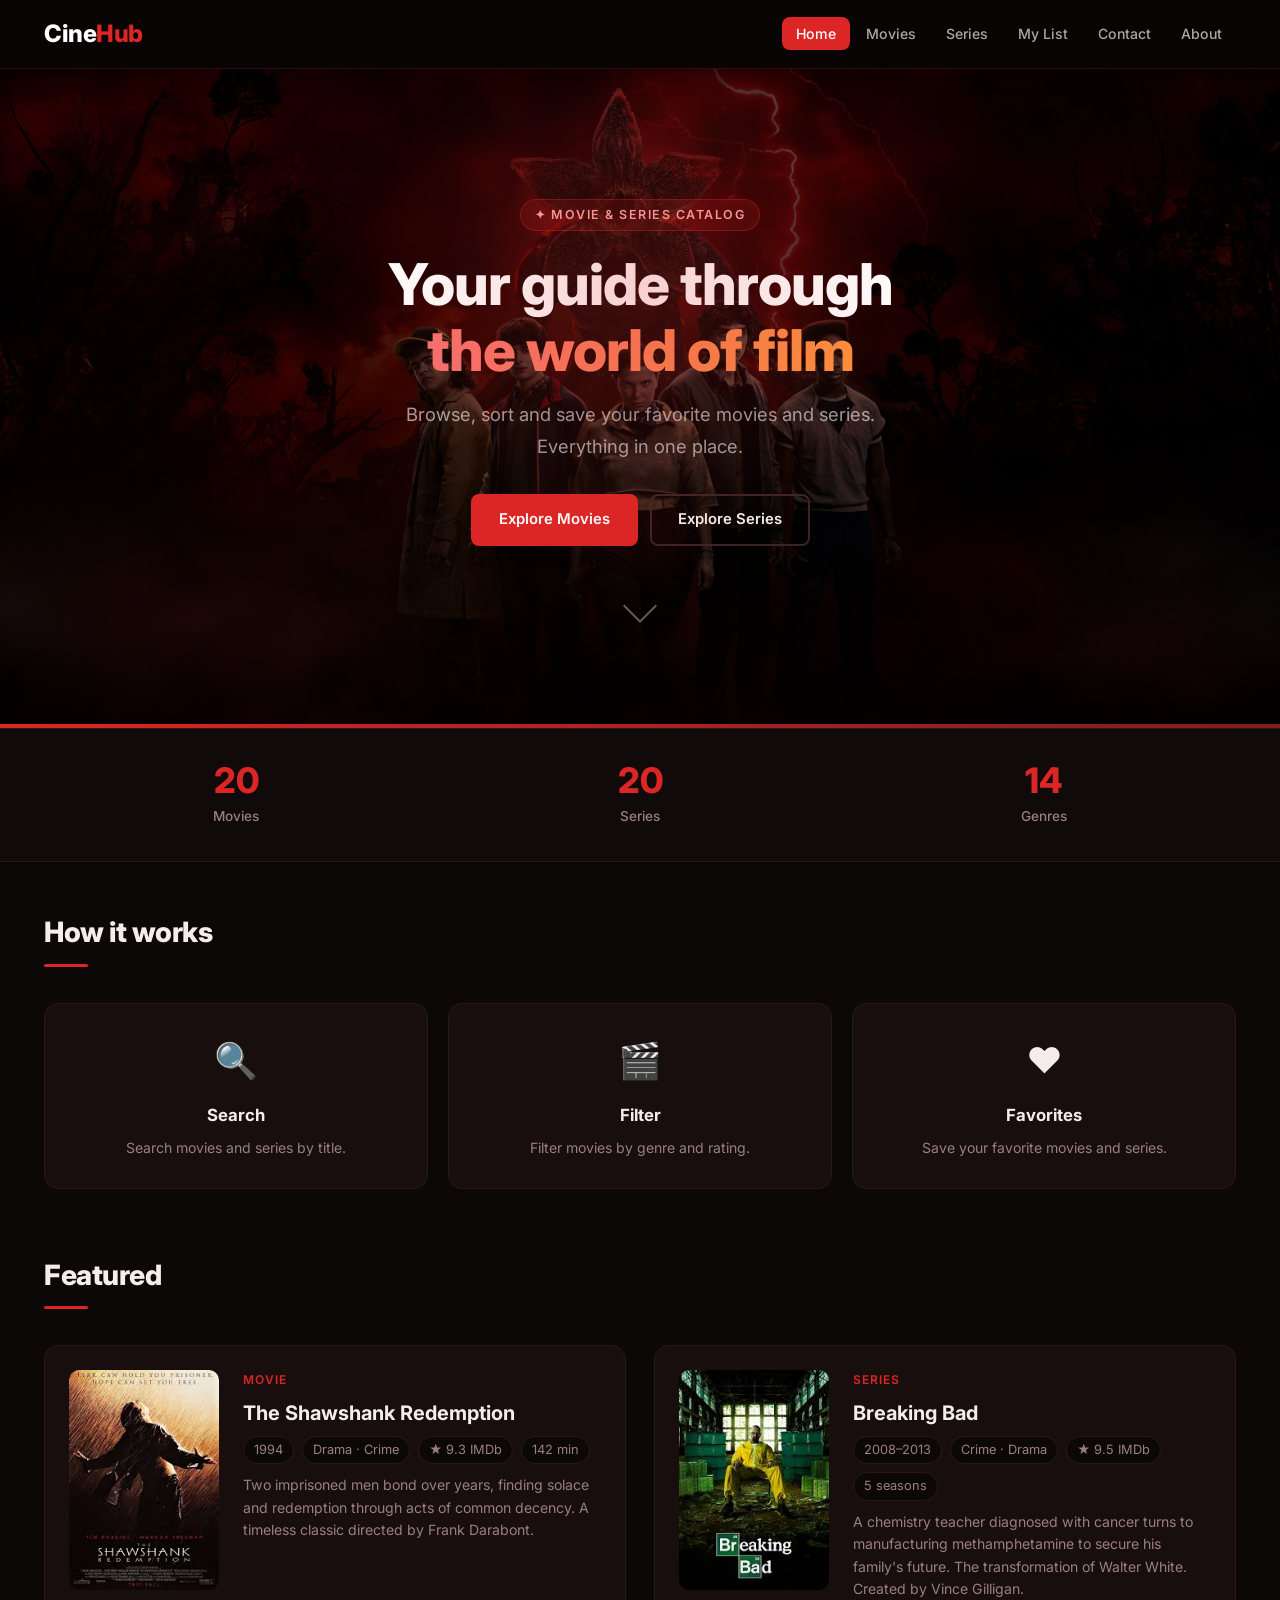
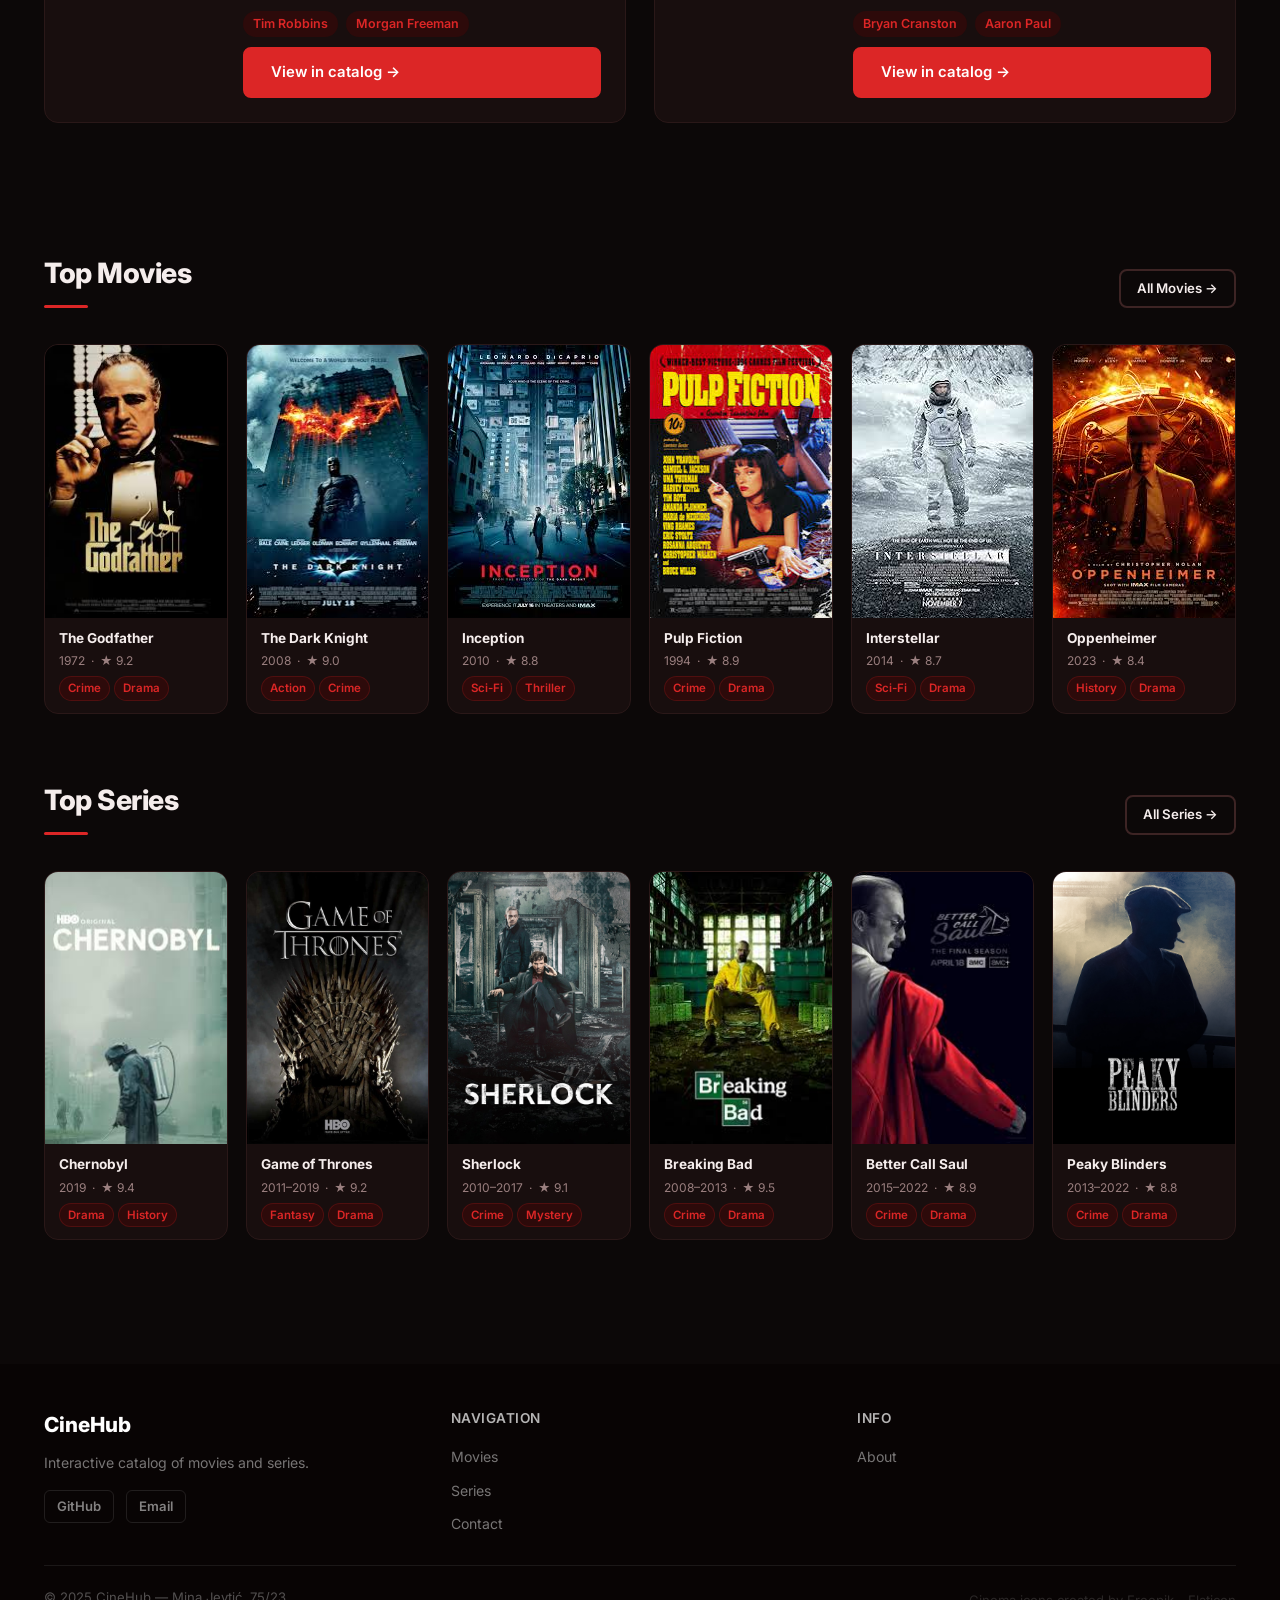
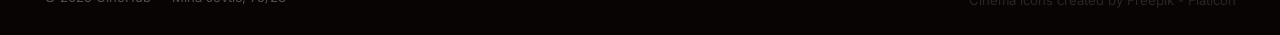
<file: index.html>
<!DOCTYPE html>
<html lang="en">
<head>
  <meta charset="UTF-8" />
  <meta name="viewport" content="width=device-width, initial-scale=1.0" />
  <title>CineHub – Your Guide to Movies &amp; Series</title>
  <meta name="description" content="CineHub is an interactive catalog of movies and series with sorting, filtering and favorites. Find what to watch tonight." />
  <meta name="keywords" content="movies, series, catalog, recommendations, CineHub, top movies, top series" />
  <meta name="author" content="Mina Jevtić" />
  <meta name="robots" content="index, follow" />
<meta property="og:title" content="CineHub – Your Guide to Movies &amp; Series" />
  <meta property="og:description" content="Interactive catalog of movies and series." />
  <meta property="og:type" content="website" />

  <link rel="icon" type="image/png" href="favicon.png" />
  <link rel="stylesheet" href="css/style.css" />
</head>
<body>

  <nav class="navbar">
    <div class="nav-inner">
      <a href="index.html" class="nav-logo">Cine<span>Hub</span></a>
      <ul class="nav-links" id="navLinks">
        <li><a href="index.html">Home</a></li>
        <li><a href="movies.html">Movies</a></li>
        <li><a href="series.html">Series</a></li>
        <li><a href="favorites.html">My List<span class="nav-fav-badge" id="navFavBadge"></span></a></li>
        <li><a href="contact.html">Contact</a></li>
        <li><a href="about.html">About</a></li>
      </ul>
      <button class="nav-hamburger" id="navHamburger" aria-label="Open menu">&#9776;</button>
    </div>
  </nav>


  <section class="hero" aria-label="Welcome">
    <div class="container">
      <div class="hero-eyebrow">✦ Movie &amp; Series Catalog</div>
      <h1 class="hero-title">
        Your guide through<br><span class="gradient-text">the world of film</span>
      </h1>
      <p class="hero-subtitle">
        Browse, sort and save your favorite movies and series. Everything in one place.
      </p>
      <div class="hero-buttons">
        <a href="movies.html" class="btn btn-primary">Explore Movies</a>
        <a href="series.html" class="btn btn-outline">Explore Series</a>
      </div>
      <div class="hero-scroll" aria-hidden="true">
        <div class="hero-scroll-arrow"></div>
      </div>
    </div>
  </section>

  <div class="stats-bar">
    <div class="container">
      <div class="stats-grid">
        <div class="stat-item">
          <span class="stat-number">20</span>
          <span class="stat-label">Movies</span>
        </div>
        <div class="stat-item">
          <span class="stat-number">20</span>
          <span class="stat-label">Series</span>
        </div>
        <div class="stat-item">
          <span class="stat-number">14</span>
          <span class="stat-label">Genres</span>
        </div>
      </div>
    </div>
  </div>


  <section class="section" style="padding-top:48px; padding-bottom:0" aria-label="How it works">
    <div class="container">
      <div class="section-header">
        <h2 class="section-title">How it works</h2>
      </div>
      <div class="features-grid">

        <div class="feature-card">
    <span class="feature-icon">🔍</span>
    <h3>Search</h3>
    <p>Search movies and series by title.</p>
</div>

<div class="feature-card">
    <span class="feature-icon">🎬</span>
    <h3>Filter</h3>
    <p>Filter movies by genre and rating.</p>
</div>

<div class="feature-card">
    <span class="feature-icon">❤️</span>
    <h3>Favorites</h3>
    <p>Save your favorite movies and series.</p>
</div>

      </div>
    </div>
  </section>


  <section class="section" aria-label="Featured">
    <div class="container">
      <div class="section-header">
        <h2 class="section-title">Featured</h2>
      </div>
      <div class="spotlight-grid">

        <article class="spotlight-card">
          <div class="spotlight-img-wrap">
            <img src="movies/The Shawshank Redemption.jpg"
                 alt="The Shawshank Redemption"
                 class="spotlight-img">
          </div>
          <div class="spotlight-info">
            <span class="spotlight-badge">Movie</span>
            <h3 class="spotlight-title">The Shawshank Redemption</h3>
            <div class="spotlight-meta">
              <span>1994</span>
              <span>Drama · Crime</span>
              <span>★ 9.3 IMDb</span>
              <span>142 min</span>
            </div>
            <p class="spotlight-desc">
              Two imprisoned men bond over years, finding solace and redemption through acts
              of common decency. A timeless classic directed by Frank Darabont.
            </p>
            <div class="spotlight-cast">
              <span>Tim Robbins</span>
              <span>Morgan Freeman</span>
            </div>
            <a href="movies.html" class="btn btn-primary">View in catalog →</a>
          </div>
        </article>

        <article class="spotlight-card">
          <div class="spotlight-img-wrap">
            <img src="series/breakingbad.jpg"
                 alt="Breaking Bad"
                 class="spotlight-img"  >
          </div>
          <div class="spotlight-info">
            <span class="spotlight-badge">Series</span>
            <h3 class="spotlight-title">Breaking Bad</h3>
            <div class="spotlight-meta">
              <span>2008–2013</span>
              <span>Crime · Drama</span>
              <span>★ 9.5 IMDb</span>
              <span>5 seasons</span>
            </div>
            <p class="spotlight-desc">
              A chemistry teacher diagnosed with cancer turns to manufacturing methamphetamine
              to secure his family's future. The transformation of Walter White. Created by Vince Gilligan.
            </p>
            <div class="spotlight-cast">
              <span>Bryan Cranston</span>
              <span>Aaron Paul</span>
            </div>
            <a href="series.html" class="btn btn-primary">View in catalog →</a>
          </div>
        </article>

      </div>
    </div>
  </section>

  <section class="section" aria-label="Top Movies">
    <div class="container">
      <div class="section-header">
        <h2 class="section-title">Top Movies</h2>
        <a href="movies.html" class="btn btn-outline btn-sm">All Movies →</a>
      </div>
      <div class="home-cards-grid">
        <article class="home-card">
          <div class="home-card-img-wrap">
            <img src="movies/The Godfather.jpg" alt="The Godfather">
          </div>
          <div class="home-card-body">
            <div class="home-card-title">The Godfather</div>
            <div class="home-card-meta">1972 &nbsp;·&nbsp; ★ 9.2</div>
            <div class="home-card-genres">
              <span class="genre-tag">Crime</span>
              <span class="genre-tag">Drama</span>
            </div>
          </div>
        </article>

        <article class="home-card">
          <div class="home-card-img-wrap">
            <img src="movies/The Dark Knight.jpg" alt="The Dark Knight">
          </div>
          <div class="home-card-body">
            <div class="home-card-title">The Dark Knight</div>
            <div class="home-card-meta">2008 &nbsp;·&nbsp; ★ 9.0</div>
            <div class="home-card-genres">
              <span class="genre-tag">Action</span>
              <span class="genre-tag">Crime</span>
            </div>
          </div>
        </article>

        <article class="home-card">
          <div class="home-card-img-wrap">
            <img src="movies/Inception.jpg" alt="Inception">
          </div>
          <div class="home-card-body">
            <div class="home-card-title">Inception</div>
            <div class="home-card-meta">2010 &nbsp;·&nbsp; ★ 8.8</div>
            <div class="home-card-genres">
              <span class="genre-tag">Sci-Fi</span>
              <span class="genre-tag">Thriller</span>
            </div>
          </div>
        </article>

        <article class="home-card">
          <div class="home-card-img-wrap">
            <img src="movies/Pulp Fiction.jpg" alt="Pulp Fiction">

          </div>
          <div class="home-card-body">
            <div class="home-card-title">Pulp Fiction</div>
            <div class="home-card-meta">1994 &nbsp;·&nbsp; ★ 8.9</div>
            <div class="home-card-genres">
              <span class="genre-tag">Crime</span>
              <span class="genre-tag">Drama</span>
            </div>
          </div>
        </article>

        <article class="home-card">
          <div class="home-card-img-wrap">
            <img src="movies/Interstellar.jpg" alt="Interstellar">
          </div>
          <div class="home-card-body">
            <div class="home-card-title">Interstellar</div>
            <div class="home-card-meta">2014 &nbsp;·&nbsp; ★ 8.7</div>
            <div class="home-card-genres">
              <span class="genre-tag">Sci-Fi</span>
              <span class="genre-tag">Drama</span>
            </div>
          </div>
        </article>

        <article class="home-card">
          <div class="home-card-img-wrap">
            <img src="movies/Oppenheimer.jpg" alt="Oppenheimer">
          </div>
          <div class="home-card-body">
            <div class="home-card-title">Oppenheimer</div>
            <div class="home-card-meta">2023 &nbsp;·&nbsp; ★ 8.4</div>
            <div class="home-card-genres">
              <span class="genre-tag">History</span>
              <span class="genre-tag">Drama</span>
            </div>
          </div>
        </article>

      </div>
    </div>
  </section>

  <section class="section" style="padding-top:0" aria-label="Top Series">
    <div class="container">
      <div class="section-header">
        <h2 class="section-title">Top Series</h2>
        <a href="series.html" class="btn btn-outline btn-sm">All Series →</a>
      </div>
      <div class="home-cards-grid">

        <article class="home-card">
          <div class="home-card-img-wrap">
            <img src="series/Chernobyl.jpg" alt="Chernobyl">
          </div>
          <div class="home-card-body">
            <div class="home-card-title">Chernobyl</div>
            <div class="home-card-meta">2019 &nbsp;·&nbsp; ★ 9.4</div>
            <div class="home-card-genres">
              <span class="genre-tag">Drama</span>
              <span class="genre-tag">History</span>
            </div>
          </div>
        </article>

        <article class="home-card">
          <div class="home-card-img-wrap">
            <img src="series/got.jpg" alt="Game of Thrones">
            <div class="home-card-initials">GT</div>
          </div>
          <div class="home-card-body">
            <div class="home-card-title">Game of Thrones</div>
            <div class="home-card-meta">2011–2019 &nbsp;·&nbsp; ★ 9.2</div>
            <div class="home-card-genres">
              <span class="genre-tag">Fantasy</span>
              <span class="genre-tag">Drama</span>
            </div>
          </div>
        </article>

        <article class="home-card">
          <div class="home-card-img-wrap">
            <img src="series/Sherlock.jpg" alt="Sherlock">
            <div class="home-card-initials">SH</div>
          </div>
          <div class="home-card-body">
            <div class="home-card-title">Sherlock</div>
            <div class="home-card-meta">2010–2017 &nbsp;·&nbsp; ★ 9.1</div>
            <div class="home-card-genres">
              <span class="genre-tag">Crime</span>
              <span class="genre-tag">Mystery</span>
            </div>
          </div>
        </article>

        <article class="home-card">
          <div class="home-card-img-wrap">
            <img src="series/breakingbad.jpg" alt="Breaking Bad">
          </div>
          <div class="home-card-body">
            <div class="home-card-title">Breaking Bad</div>
            <div class="home-card-meta">2008–2013 &nbsp;·&nbsp; ★ 9.5</div>
            <div class="home-card-genres">
              <span class="genre-tag">Crime</span>
              <span class="genre-tag">Drama</span>
            </div>
          </div>
        </article>

        <article class="home-card">
          <div class="home-card-img-wrap">
            <img src="series/Better Call Saul.jpg" alt="Better Call Saul">

          </div>
          <div class="home-card-body">
            <div class="home-card-title">Better Call Saul</div>
            <div class="home-card-meta">2015–2022 &nbsp;·&nbsp; ★ 8.9</div>
            <div class="home-card-genres">
              <span class="genre-tag">Crime</span>
              <span class="genre-tag">Drama</span>
            </div>
          </div>
        </article>

        <article class="home-card">
          <div class="home-card-img-wrap">
            <img src="series/Peaky Blinders.jpg" alt="Peaky Blinders">
          </div>
          <div class="home-card-body">
            <div class="home-card-title">Peaky Blinders</div>
            <div class="home-card-meta">2013–2022 &nbsp;·&nbsp; ★ 8.8</div>
            <div class="home-card-genres">
              <span class="genre-tag">Crime</span>
              <span class="genre-tag">Drama</span>
            </div>
          </div>
        </article>
      </div>
    </div>
  </section>


  <footer class="footer" role="contentinfo">
    <div class="container">
      <div class="footer-grid">
        <div class="footer-brand">
          <div class="footer-logo">CineHub</div>
          <p>Interactive catalog of movies and series.</p>
          <div class="footer-social">
            <a href="https://github.com/MinaJevtic7523" target="_blank" rel="noopener">GitHub</a>
            <a href="mailto:jevticm319@gmail.com">Email</a>
          </div>
        </div>
        <div class="footer-col">
          <h4>Navigation</h4>
          <ul>
            <li><a href="movies.html">Movies</a></li>
            <li><a href="series.html">Series</a></li>
            <li><a href="contact.html">Contact</a></li>
          </ul>
        </div>
        <div class="footer-col">
          <h4>Info</h4>
          <ul>
            <li><a href="about.html">About</a></li>
          </ul>
        </div>
      </div>
      <div class="footer-bottom">
        <p>© 2025 CineHub — Mina Jevtić, 75/23</p>
        <p class="footer-attr"><a href="https://www.flaticon.com/free-icons/cinema" title="cinema icons" target="_blank" rel="noopener">Cinema icons created by Freepik - Flaticon</a></p>
      </div>
    </div>
  </footer>

  <div id="toast-container" role="region" aria-live="polite"></div>

  <script src="js/jquery.min.js"></script>
  <script src="js/main.js"></script>
</body>
</html>
</file>
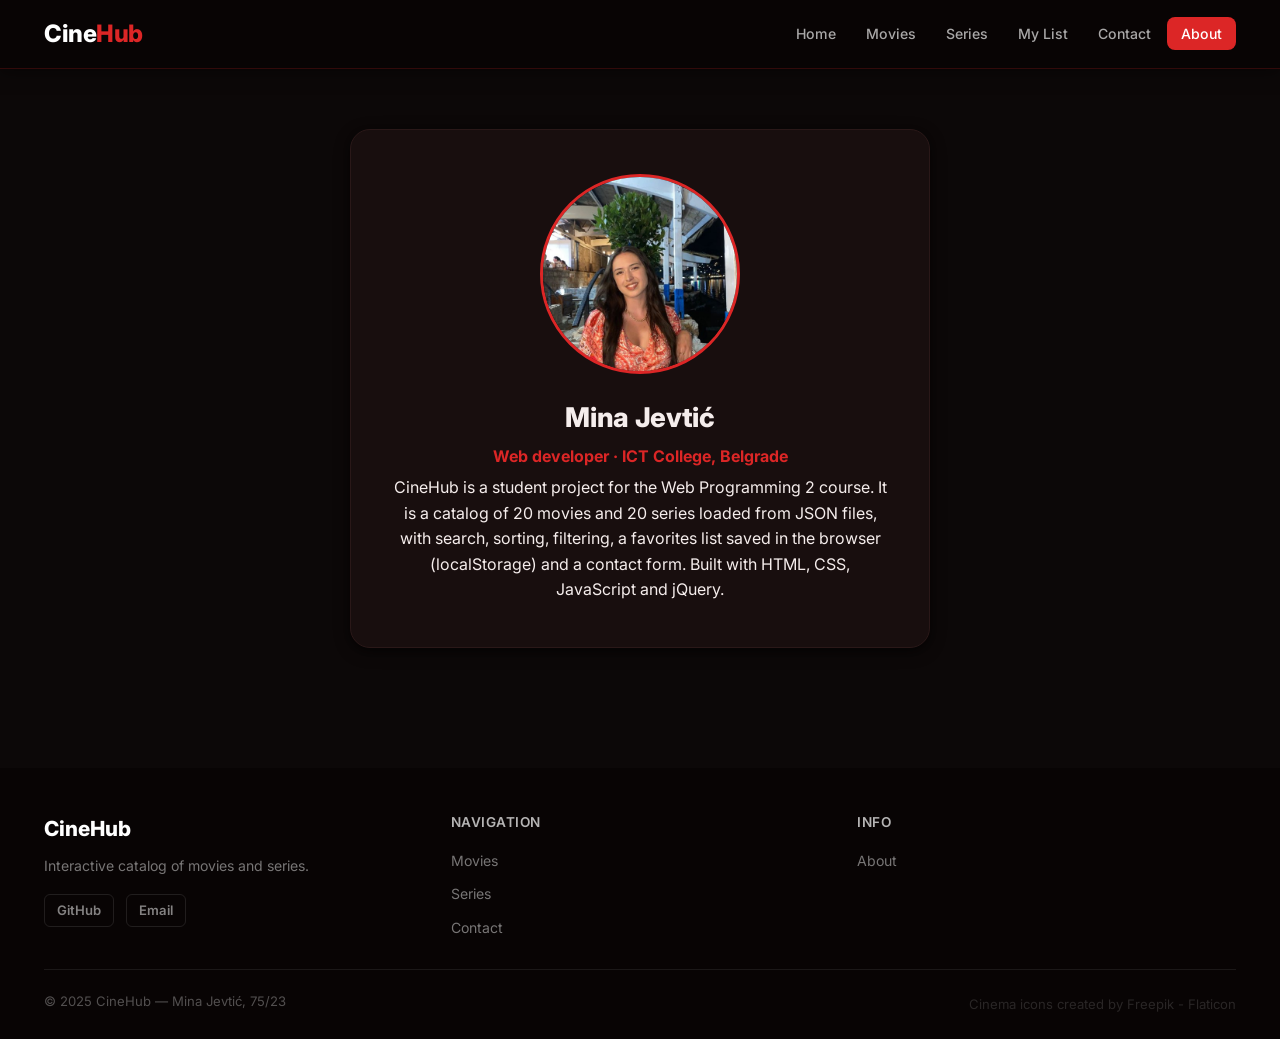
<file: about.html>
<!DOCTYPE html>
<html lang="en">

<head>
  <meta charset="UTF-8" />
  <meta name="viewport" content="width=device-width, initial-scale=1.0" />
  <title>About – CineHub</title>
  <meta name="description" content="About the author of CineHub – Mina Jevtić, Web Programming 2 student." />
  <meta name="keywords" content="about, Mina Jevtić, CineHub, web programming" />
  <meta name="author" content="Mina Jevtić" />
  <meta name="robots" content="index, follow" />

  <link rel="icon" type="image/png" href="favicon.png" />
  <link rel="stylesheet" href="css/style.css" />
</head>

<body>

  <nav class="navbar">
    <div class="nav-inner">
      <a href="index.html" class="nav-logo">Cine<span>Hub</span></a>
      <ul class="nav-links" id="navLinks">
        <li><a href="index.html">Home</a></li>
        <li><a href="movies.html">Movies</a></li>
        <li><a href="series.html">Series</a></li>
        <li><a href="favorites.html">My List<span class="nav-fav-badge" id="navFavBadge"></span></a></li>
        <li><a href="contact.html">Contact</a></li>
        <li><a href="about.html">About</a></li>
      </ul>
      <button class="nav-hamburger" id="navHamburger" aria-label="Open menu">&#9776;</button>
    </div>
  </nav>


  <main class="about-page">
    <div class="container">
    <div class="author-card">
    <div class="author-avatar">
        <img src="author.jpg" alt="Mina Jevtić">
    </div>
    <h1 class="author-name">Mina Jevtić</h1>
    <p class="author-index">Web developer &middot; ICT College, Belgrade</p>
<p class="author-note">CineHub is a student project for the Web Programming 2 course. It is a catalog of 20 movies and 20 series loaded from JSON files, with search, sorting, filtering, a favorites list saved in the browser (localStorage) and a contact form. Built with HTML, CSS, JavaScript and jQuery.</p>
</div>

    </div>
  </main>
  <footer class="footer" role="contentinfo">
    <div class="container">
      <div class="footer-grid">
        <div class="footer-brand">
          <div class="footer-logo">CineHub</div>
          <p>Interactive catalog of movies and series.</p>
          <div class="footer-social">
            <a href="https://github.com/MinaJevtic7523" target="_blank" rel="noopener">GitHub</a>
            <a href="mailto:jevticm319@gmail.com">Email</a>
          </div>
        </div>
        <div class="footer-col">
          <h4>Navigation</h4>
          <ul>
            <li><a href="movies.html">Movies</a></li>
            <li><a href="series.html">Series</a></li>
            <li><a href="contact.html">Contact</a></li>
          </ul>
        </div>
        <div class="footer-col">
          <h4>Info</h4>
          <ul>
            <li><a href="about.html">About</a></li>
          </ul>
        </div>
      </div>
      <div class="footer-bottom">
        <p>© 2025 CineHub — Mina Jevtić, 75/23</p>
        <p class="footer-attr"><a href="https://www.flaticon.com/free-icons/cinema" title="cinema icons" target="_blank" rel="noopener">Cinema icons created by Freepik - Flaticon</a></p>
      </div>
    </div>
  </footer>

  <div id="toast-container" role="region" aria-live="polite"></div>

  <script src="js/jquery.min.js"></script>
  <script src="js/main.js"></script>
</body>

</html>
</file>
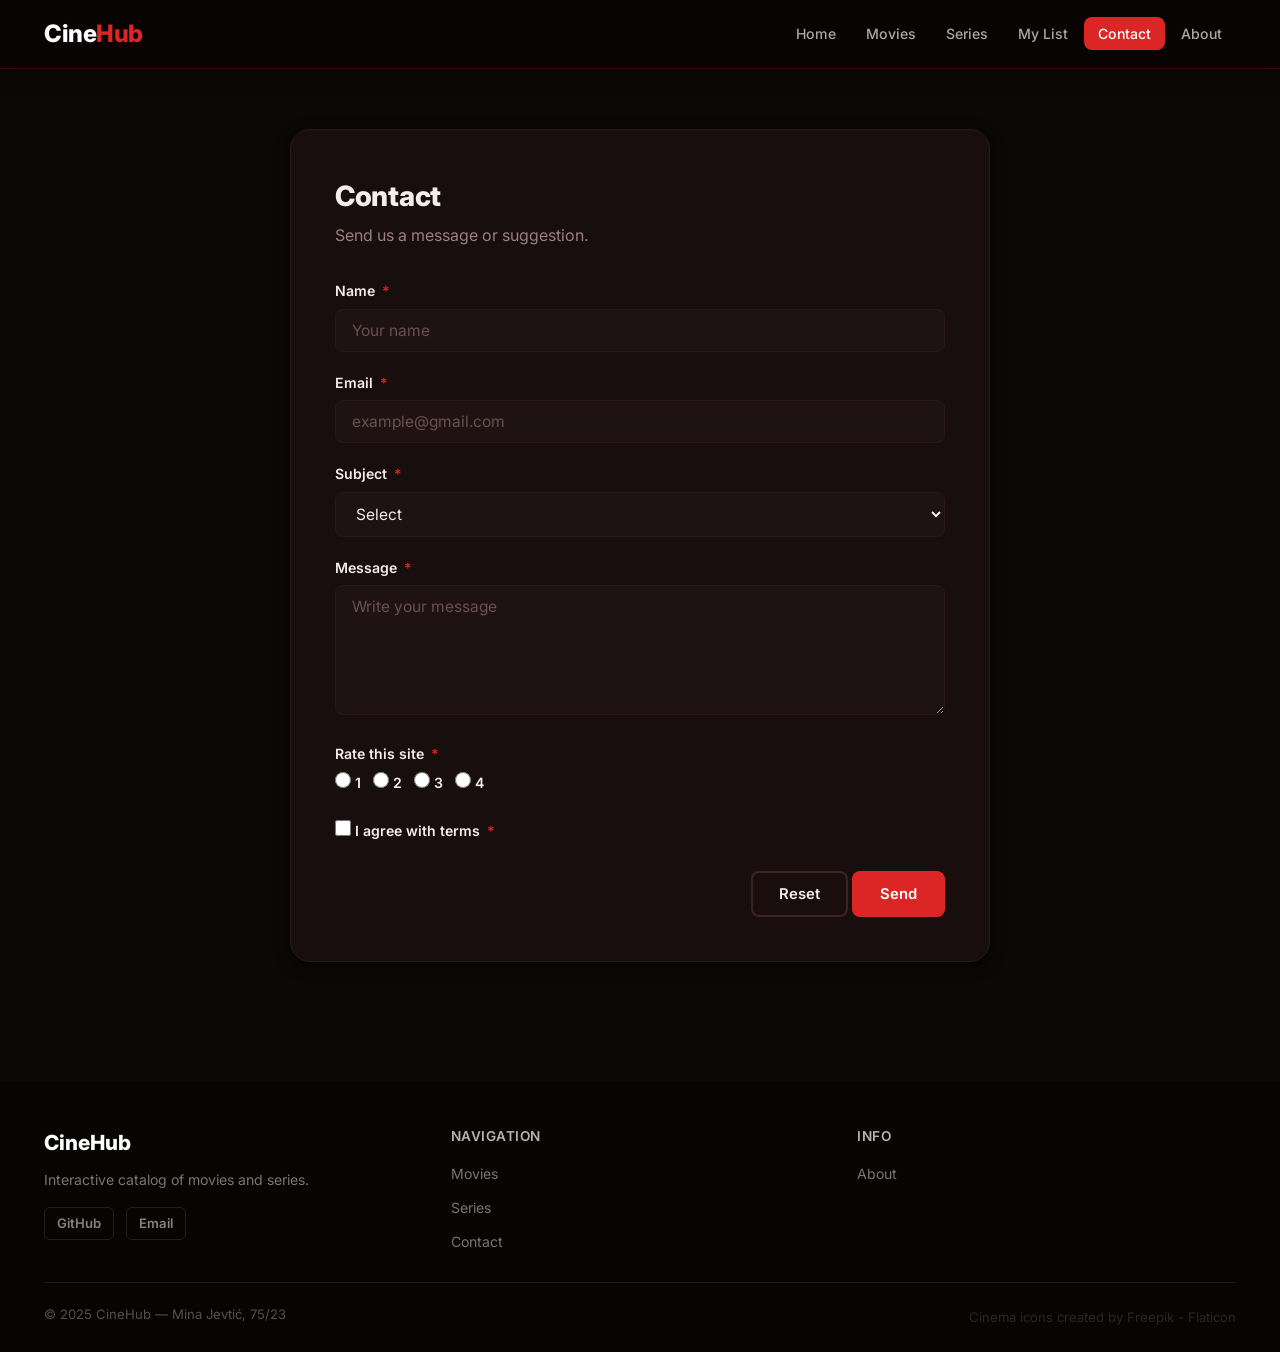
<file: contact.html>
<!DOCTYPE html>
<html lang="en">

<head>
  <meta charset="UTF-8" />
  <meta name="viewport" content="width=device-width, initial-scale=1.0" />
  <title>Contact – CineHub</title>
  <meta name="description" content="Contact the CineHub team. Send us a message, suggestion or question." />
  <meta name="keywords" content="contact, CineHub, message, suggestion" />
  <meta name="author" content="Mina Jevtić" />
  <meta name="robots" content="index, follow" />
  <link rel="icon" type="image/png" href="favicon.png" />
  <link rel="stylesheet" href="css/style.css" />
</head>

<body>

  <nav class="navbar">
    <div class="nav-inner">
      <a href="index.html" class="nav-logo">Cine<span>Hub</span></a>
      <ul class="nav-links" id="navLinks">
        <li><a href="index.html">Home</a></li>
        <li><a href="movies.html">Movies</a></li>
        <li><a href="series.html">Series</a></li>
        <li><a href="favorites.html">My List<span class="nav-fav-badge" id="navFavBadge"></span></a></li>
        <li><a href="contact.html">Contact</a></li>
        <li><a href="about.html">About</a></li>
      </ul>
      <button class="nav-hamburger" id="navHamburger" aria-label="Open menu">&#9776;</button>
    </div>
  </nav>


  <main class="form-page">
    <div class="container">
      <div class="form-container">
        <h1>Contact</h1>
        <p class="form-subtitle">
          Send us a message or suggestion.
        </p>

        <form id="contactForm" novalidate autocomplete="off">
          <div class="form-group">
            <label for="name">
              Name <span class="required">*</span>
            </label>

            <input type="text" class="form-control" id="name" name="name" placeholder="Your name" maxlength="60">
            <span class="field-error" id="nameError"></span>
          </div>

          <div class="form-group">
            <label for="email">
              Email <span class="required">*</span>
            </label>
            <input type="email" class="form-control" id="email" name="email" placeholder="example@gmail.com"
              maxlength="100">
            <span class="field-error" id="emailError"></span>
          </div>

          <div class="form-group">
            <label for="subject">
              Subject <span class="required">*</span>
            </label>

            <select class="form-control" id="subject" name="subject">
              <option value="">Select</option>
              <option value="movie">Movie suggestion</option>
              <option value="bug">Bug report</option>
              <option value="other">Other</option>

            </select>
            <span class="field-error" id="subjectError"></span>
          </div>

          <div class="form-group">
            <label for="message">
              Message <span class="required">*</span>
            </label>
            <textarea class="form-control" id="message" name="message" placeholder="Write your message" maxlength="1000"></textarea>
            <span class="field-error" id="messageError"></span>
          </div>

          <div class="form-group">

            <label>
              Rate this site <span class="required">*</span>
            </label>

            <div class="radio-group">
              <label class="radio-item">
                <input type="radio" name="rating" value="1">
                1
              </label>
              <label class="radio-item">
                <input type="radio" name="rating" value="2">
                2
              </label>
              <label class="radio-item">
                <input type="radio" name="rating" value="3">
                3
              </label>
              <label class="radio-item">
                <input type="radio" name="rating" value="4">
                4
              </label>
            </div>
            <span class="field-error" id="ratingError"></span>
          </div>

          <div class="form-group">
            <label class="checkbox-single">
              <input type="checkbox" name="terms" id="termsCheckbox">
              I agree with terms
              <span class="required">*</span>
            </label>
            <span class="field-error" id="termsError"></span>
          </div>

          <div class="submit-btn-wrapper">
            <button type="button" class="btn btn-outline" id="resetFormBtn">
              Reset
            </button>
            <button type="submit" class="btn btn-primary">
              Send
            </button>
          </div>
        </form>
      </div>
    </div>
  </main>

  <footer class="footer" role="contentinfo">
    <div class="container">
      <div class="footer-grid">
        <div class="footer-brand">
          <div class="footer-logo">CineHub</div>
          <p>Interactive catalog of movies and series.</p>
          <div class="footer-social">
            <a href="https://github.com/MinaJevtic7523" target="_blank" rel="noopener">GitHub</a>
            <a href="mailto:jevticm319@gmail.com">Email</a>
          </div>
        </div>
        <div class="footer-col">
          <h4>Navigation</h4>
          <ul>
            <li><a href="movies.html">Movies</a></li>
            <li><a href="series.html">Series</a></li>
            <li><a href="contact.html">Contact</a></li>
          </ul>
        </div>
        <div class="footer-col">
          <h4>Info</h4>
          <ul>
            <li><a href="about.html">About</a></li>
          </ul>
        </div>
      </div>
      <div class="footer-bottom">
        <p>© 2025 CineHub — Mina Jevtić, 75/23</p>
        <p class="footer-attr"><a href="https://www.flaticon.com/free-icons/cinema" title="cinema icons" target="_blank" rel="noopener">Cinema icons created by Freepik - Flaticon</a></p>
      </div>
    </div>
  </footer>

  <div id="toast-container" role="region" aria-live="polite"></div>
  <script src="js/jquery.min.js"></script>
  <script src="js/main.js"></script>
  <script src="js/form.js"></script>
</body>

</html>
</file>
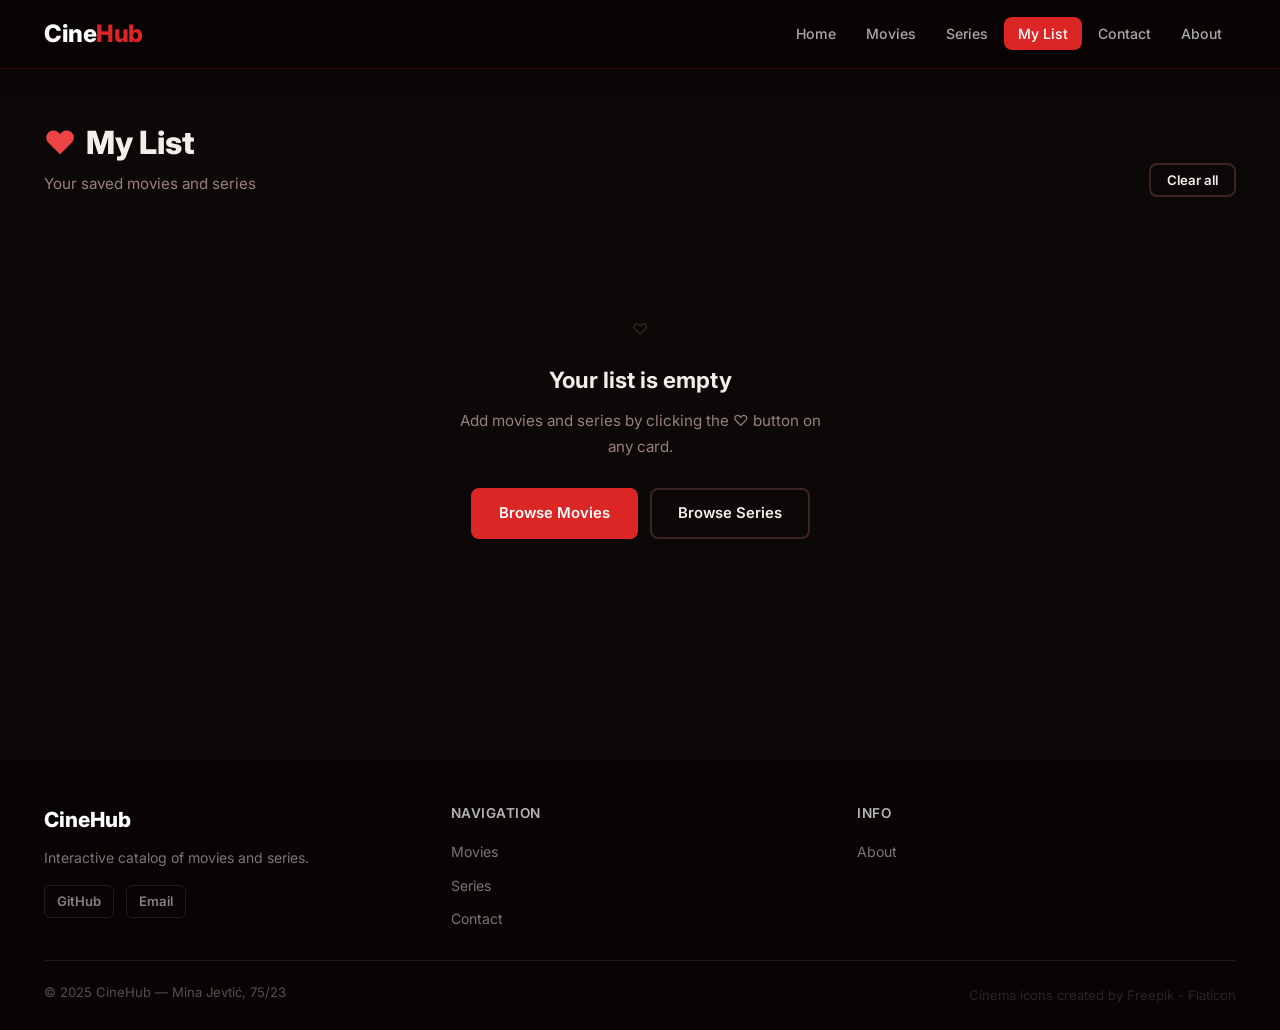
<file: favorites.html>
<!DOCTYPE html>
<html lang="en">
<head>
  <meta charset="UTF-8" />
  <meta name="viewport" content="width=device-width, initial-scale=1.0" />
  <title>My List – CineHub</title>
  <meta name="description" content="Your saved movies and series on CineHub." />
  <meta name="keywords" content="favorites, my list, CineHub" />
  <meta name="author" content="Mina Jevtić" />
  <link rel="icon" type="image/png" href="favicon.png" />
  <link rel="stylesheet" href="css/style.css" />
</head>
<body>

  <nav class="navbar">
    <div class="nav-inner">
      <a href="index.html" class="nav-logo">Cine<span>Hub</span></a>
      <ul class="nav-links" id="navLinks">
        <li><a href="index.html">Home</a></li>
        <li><a href="movies.html">Movies</a></li>
        <li><a href="series.html">Series</a></li>
        <li><a href="favorites.html">My List<span class="nav-fav-badge" id="navFavBadge"></span></a></li>
        <li><a href="contact.html">Contact</a></li>
        <li><a href="about.html">About</a></li>
      </ul>
      <button class="nav-hamburger" id="navHamburger" aria-label="Open menu">&#9776;</button>
    </div>
  </nav>

  <main class="favorites-page">
    <div class="container">

      <div class="fav-page-header">
        <div>
          <h1><span class="fav-heart">&#x2665;</span> My List</h1>
          <p>Your saved movies and series</p>
        </div>
        <button class="btn btn-outline btn-sm" id="clearAllBtn">Clear all</button>
      </div>

      <div class="fav-section" id="favMoviesSection">
        <div class="fav-section-title">
          <h2>Movies</h2>
          <span class="fav-section-count" id="favMoviesCount">0</span>
        </div>
        <div class="cards-grid" id="favMoviesGrid" role="list"></div>
      </div>

      <div class="fav-section" id="favSeriesSection">
        <div class="fav-section-title">
          <h2>Series</h2>
          <span class="fav-section-count" id="favSeriesCount">0</span>
        </div>
        <div class="cards-grid" id="favSeriesGrid" role="list"></div>
      </div>

      <div class="fav-empty" id="favEmpty" style="display:none">
        <div class="fav-empty-icon">&#9825;</div>
        <h3>Your list is empty</h3>
        <p>Add movies and series by clicking the &#9825; button on any card.</p>
        <div class="fav-empty-btns">
          <a href="movies.html" class="btn btn-primary">Browse Movies</a>
          <a href="series.html" class="btn btn-outline">Browse Series</a>
        </div>
      </div>

    </div>
  </main>

  <div class="confirm-backdrop" id="confirmModal" role="dialog" aria-modal="true" aria-labelledby="confirmMsg">
    <div class="confirm-box">
      <p id="confirmMsg">Remove all items from your list?</p>
      <div class="confirm-btns">
        <button class="btn btn-outline btn-sm" id="confirmCancel">Cancel</button>
        <button class="btn btn-primary btn-sm" id="confirmOk">Remove all</button>
      </div>
    </div>
  </div>

  <div class="modal-backdrop" id="itemModal" role="dialog" aria-modal="true" aria-labelledby="modalTitle">
    <div class="modal">
      <div class="modal-header">
        <h3 class="modal-title" id="modalTitle">Details</h3>
        <button class="modal-close" id="modalClose" aria-label="Close">&#x2715;</button>
      </div>
      <div class="modal-body" id="modalBody"></div>
    </div>
  </div>

  <footer class="footer" role="contentinfo">
    <div class="container">
      <div class="footer-grid">
        <div class="footer-brand">
          <div class="footer-logo">CineHub</div>
          <p>Interactive catalog of movies and series.</p>
          <div class="footer-social">
            <a href="https://github.com/MinaJevtic7523" target="_blank" rel="noopener">GitHub</a>
            <a href="mailto:jevticm319@gmail.com">Email</a>
          </div>
        </div>
        <div class="footer-col">
          <h4>Navigation</h4>
          <ul>
            <li><a href="movies.html">Movies</a></li>
            <li><a href="series.html">Series</a></li>
            <li><a href="contact.html">Contact</a></li>
          </ul>
        </div>
        <div class="footer-col">
          <h4>Info</h4>
          <ul>
            <li><a href="about.html">About</a></li>
          </ul>
        </div>
      </div>
      <div class="footer-bottom">
        <p>&copy; 2025 CineHub &mdash; Mina Jevtić, 75/23</p>
        <p class="footer-attr"><a href="https://www.flaticon.com/free-icons/cinema" title="cinema icons" target="_blank" rel="noopener">Cinema icons created by Freepik - Flaticon</a></p>
      </div>
    </div>
  </footer>

  <div id="toast-container" role="region" aria-live="polite"></div>

  <script src="js/jquery.min.js"></script>
  <script src="js/main.js"></script>
  <script src="js/catalog.js"></script>
  <script>

    let favMovies = [];
    let favSeries = [];

    $(document).ready(function () {

      const favMovieIds = lsLoad(LS_KEYS.favMovies) || [];
      const favSeriesIds = lsLoad(LS_KEYS.favSeries) || [];

      if (favMovieIds.length === 0 && favSeriesIds.length === 0) {
        $('#favMoviesSection, #favSeriesSection').hide();
        $('#favEmpty').show();
        return;
      }

      if (favMovieIds.length === 0) { $('#favMoviesSection').hide(); }
      if (favSeriesIds.length === 0) { $('#favSeriesSection').hide(); }

      if (favMovieIds.length > 0) {
        $.ajax({
          url: DATA_URLS.movies,
          type: 'GET',
          dataType: 'json',
          success: function (d) {
            for (let i = 0; i < d.movies.length; i++) {
              for (let j = 0; j < favMovieIds.length; j++) {
                if (d.movies[i].id == favMovieIds[j]) {
                  favMovies.push(d.movies[i]);
                  break;
                }
              }
            }
            renderGrid(favMovies, 'movie', '#favMoviesGrid', '#favMoviesCount');
          }
        });
      }

      if (favSeriesIds.length > 0) {
        $.ajax({
          url: DATA_URLS.series,
          type: 'GET',
          dataType: 'json',
          success: function (d) {
            for (let i = 0; i < d.series.length; i++) {
              for (let j = 0; j < favSeriesIds.length; j++) {
                if (d.series[i].id == favSeriesIds[j]) {
                  favSeries.push(d.series[i]);
                  break;
                }
              }
            }
            renderGrid(favSeries, 'series', '#favSeriesGrid', '#favSeriesCount');
          }
        });
      }

      $(document).on('click', '.btn-details', function () {
        const id = $(this).data('id');
        if ($(this).closest('#favMoviesGrid').length) {
          contentType = 'movie';
          allItems = favMovies;
        } else {
          contentType = 'series';
          allItems = favSeries;
        }
        openModal(id);
      });

      $(document).on('click', '.btn-fav', function () {
        const id = $(this).data('id');
        const isMovie = $(this).closest('#favMoviesGrid').length > 0;
        const type = isMovie ? 'movie' : 'series';
        const key = isMovie ? LS_KEYS.favMovies : LS_KEYS.favSeries;

        const list = lsLoad(key) || [];
        const newList = [];
        for (let i = 0; i < list.length; i++) {
          if (list[i] != id) { newList.push(list[i]); }
        }
        lsSave(key, newList);

        if (isMovie) {
          const tmp = [];
          for (let i = 0; i < favMovies.length; i++) {
            if (favMovies[i].id != id) { tmp.push(favMovies[i]); }
          }
          favMovies = tmp;
        } else {
          const tmp = [];
          for (let i = 0; i < favSeries.length; i++) {
            if (favSeries[i].id != id) { tmp.push(favSeries[i]); }
          }
          favSeries = tmp;
        }

        $(this).closest('.card').fadeOut(300, function () {
          $(this).remove();
          checkEmpty();
          updateBadge();
        });

        showToast('Removed from favorites.', 'info');
      });

      $('#clearAllBtn').on('click', function () {
        $('#confirmModal').addClass('open');
        $('body').css('overflow', 'hidden');
      });

      $('#confirmCancel').on('click', function () {
        $('#confirmModal').removeClass('open');
        $('body').css('overflow', '');
      });

      $('#confirmOk').on('click', function () {
        $('#confirmModal').removeClass('open');
        $('body').css('overflow', '');
        lsSave(LS_KEYS.favMovies, []);
        lsSave(LS_KEYS.favSeries, []);
        favMovies = [];
        favSeries = [];
        $('#favMoviesSection, #favSeriesSection').fadeOut(200);
        setTimeout(function () { $('#favEmpty').fadeIn(300); }, 220);
        $('#navFavBadge').text('').removeClass('visible');
        showToast('List cleared.', 'info');
      });

      $('#modalClose').on('click', function () {
        $('#itemModal').removeClass('open');
        $('body').css('overflow', '');
      });

      $('#itemModal').on('click', function (e) {
        if (e.target === this) {
          $('#itemModal').removeClass('open');
          $('body').css('overflow', '');
        }
      });

    });

    function renderGrid(items, type, gridId, countId) {
      contentType = type;
      allItems = items;
      $(countId).text(items.length);
      let html = '';
      for (let i = 0; i < items.length; i++) {
        html += buildCard(items[i]);
      }
      $(gridId).html(html);
    }

    function checkEmpty() {
      const moviesLeft = $('#favMoviesGrid .card').length;
      const seriesLeft = $('#favSeriesGrid .card').length;
      if (moviesLeft === 0) { $('#favMoviesSection').hide(); }
      if (seriesLeft === 0) { $('#favSeriesSection').hide(); }
      if (moviesLeft === 0 && seriesLeft === 0) {
        $('#favEmpty').fadeIn(300);
      }
    }

    function updateBadge() {
      const total = (lsLoad(LS_KEYS.favMovies) || []).length +
                    (lsLoad(LS_KEYS.favSeries) || []).length;
      if (total > 0) {
        $('#navFavBadge').text(total).addClass('visible');
      } else {
        $('#navFavBadge').text('').removeClass('visible');
      }
    }

  </script>
</body>
</html>
</file>
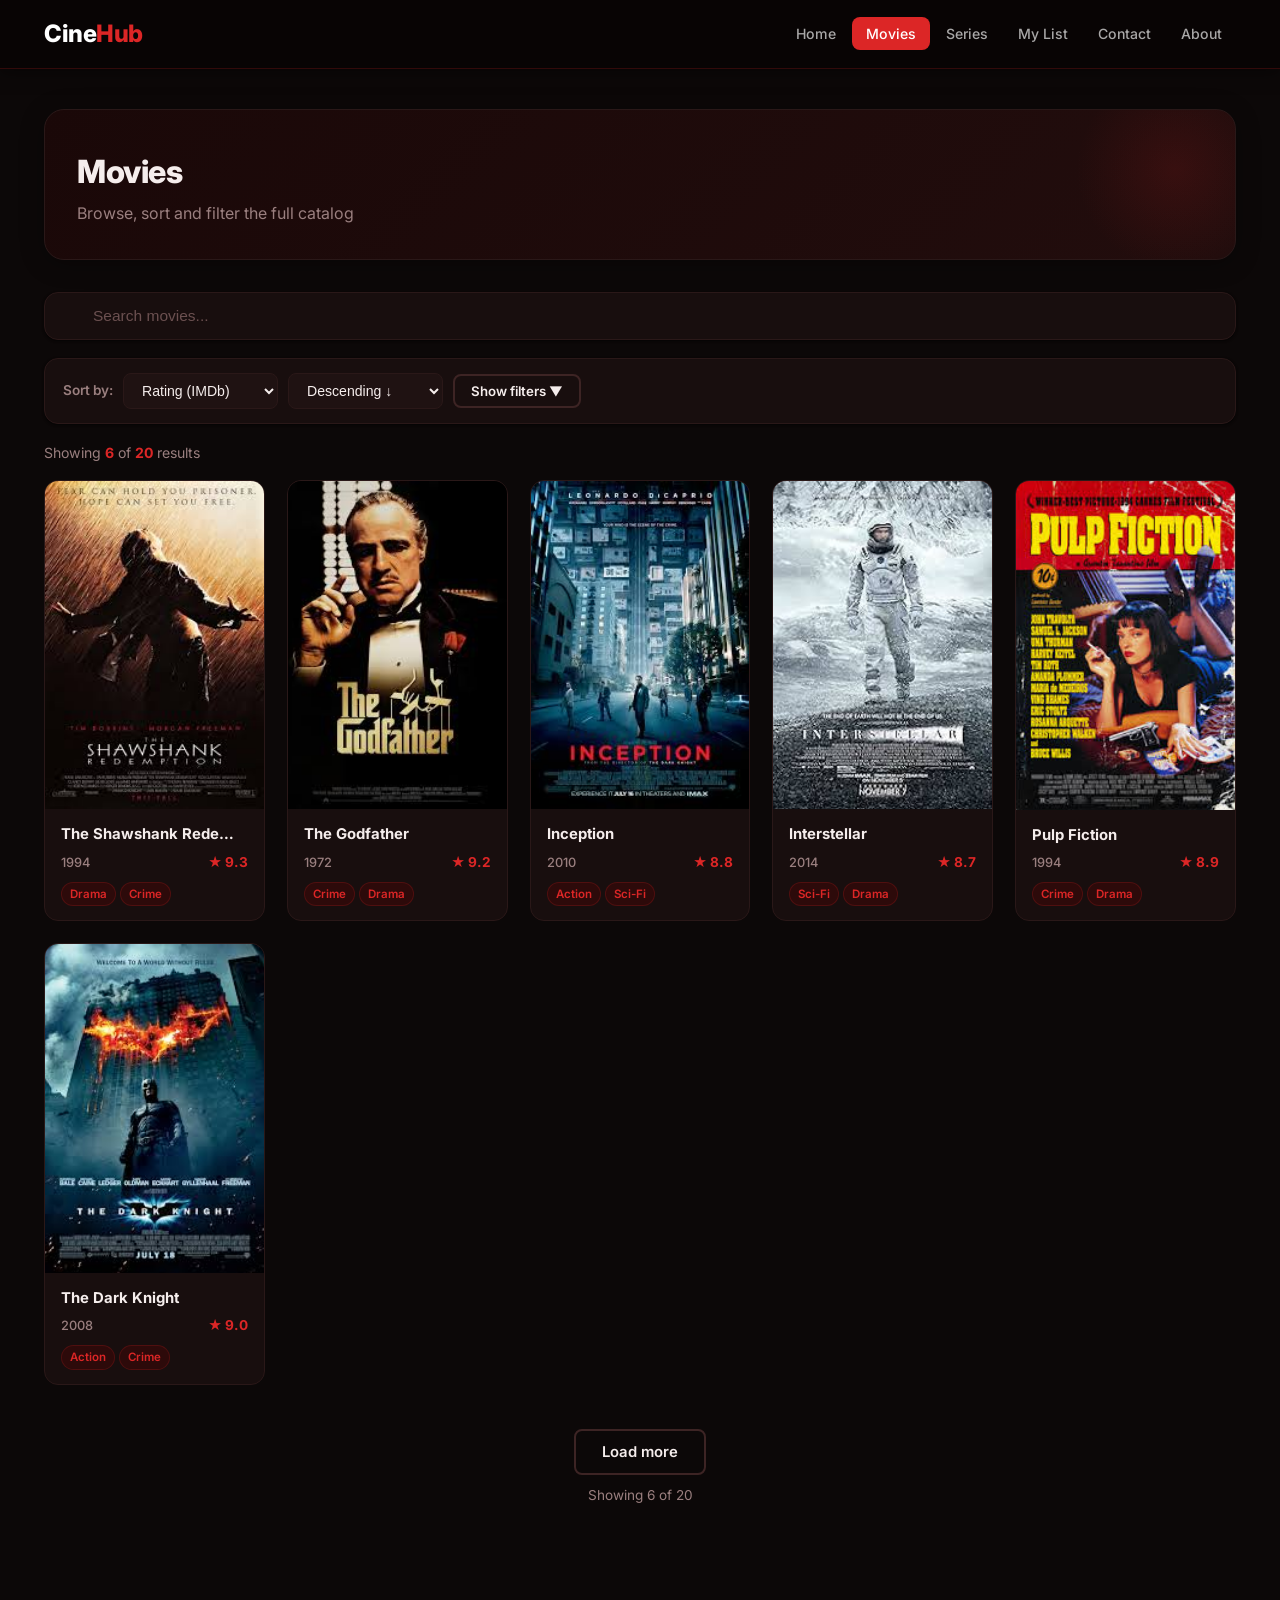
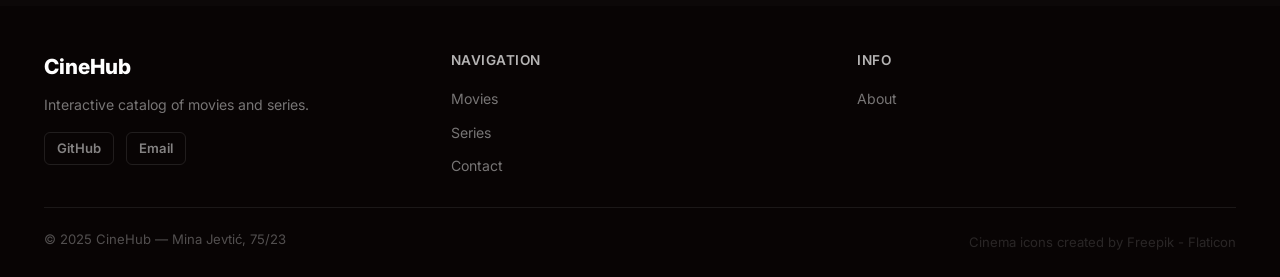
<file: movies.html>
<!DOCTYPE html>
<html lang="en">

<head>
  <meta charset="UTF-8" />
  <meta name="viewport" content="width=device-width, initial-scale=1.0" />
  <title>Movies – CineHub</title>
  <meta name="description"
    content="Browse, sort and filter the full movie catalog on CineHub. Find movies by genre and IMDb rating." />
  <meta name="keywords" content="movies, top movies, action, drama, sci-fi, IMDb, CineHub" />
  <meta name="author" content="Mina Jevtić" />
  <meta name="robots" content="index, follow" />

  <link rel="icon" type="image/png" href="favicon.png" />
  <link rel="stylesheet" href="css/style.css" />
</head>

<body>

  <nav class="navbar">
    <div class="nav-inner">
      <a href="index.html" class="nav-logo">Cine<span>Hub</span></a>
      <ul class="nav-links" id="navLinks">
        <li><a href="index.html">Home</a></li>
        <li><a href="movies.html">Movies</a></li>
        <li><a href="series.html">Series</a></li>
        <li><a href="favorites.html">My List<span class="nav-fav-badge" id="navFavBadge"></span></a></li>
        <li><a href="contact.html">Contact</a></li>
        <li><a href="about.html">About</a></li>
      </ul>
      <button class="nav-hamburger" id="navHamburger" aria-label="Open menu">&#9776;</button>
    </div>
  </nav>

  <main class="catalog-page">
    <div class="container">
      <div class="catalog-header">
        <h1>Movies</h1>
        <p>Browse, sort and filter the full catalog</p>
      </div>

      <div class="search-bar">

        <input type="text" id="searchInput" placeholder="Search movies...">

      </div>
      <div class="controls-row">
        <label for="sortField">Sort by:</label>
        <select class="select-control" id="sortField" aria-label="Sort field">
          <option value="rating">Rating (IMDb)</option>
          <option value="year">Year</option>
          <option value="title">Title (A–Z)</option>
          <option value="duration">Duration</option>
        </select>

        <select class="select-control" id="sortOrder" aria-label="Sort order">
          <option value="desc">Descending ↓</option>
          <option value="asc">Ascending ↑</option>
        </select>

        <button class="btn btn-outline btn-sm" id="filterToggleBtn">Show filters ▼</button>
      </div>


      <div class="filter-panel" id="filterPanel" aria-label="Filter panel">
        <div class="filter-grid">

          <div class="filter-group">
            <label>Genre</label>
            <div class="checkbox-list" id="genreFilterList">
            </div>
          </div>

          <div class="filter-group">
            <label>Min. rating (IMDb)</label>
            <input type="range" id="ratingMinFilter" min="0" max="10" step="0.5" value="0"
              aria-label="Minimum rating" />
            <span class="range-display">0</span>
          </div>

        </div>

        <div class="filter-actions">
          <button class="btn btn-primary btn-sm" id="applyFiltersBtn">Apply filters</button>
          <button class="btn btn-outline btn-sm" id="resetFiltersBtn">Reset</button>
        </div>
      </div>


      <p class="results-info" id="resultsInfo"></p>
      <div class="cards-grid" id="catalogGrid" role="list" aria-label="Movie list"></div>

      <div class="load-more-wrapper">
        <button class="btn btn-outline" id="loadMoreBtn" style="display:none">Load more</button>
        <p class="load-more-info" id="loadMoreInfo"></p>
      </div>

    </div>
  </main>

  <div class="modal-backdrop" id="itemModal" role="dialog" aria-modal="true" aria-labelledby="modalTitle">
    <div class="modal">
      <div class="modal-header">
        <h3 class="modal-title" id="modalTitle">Details</h3>
        <button class="modal-close" id="modalClose" aria-label="Close">✕</button>
      </div>
      <div class="modal-body" id="modalBody"></div>
    </div>
  </div>

  <footer class="footer" role="contentinfo">
    <div class="container">
      <div class="footer-grid">
        <div class="footer-brand">
          <div class="footer-logo">CineHub</div>
          <p>Interactive catalog of movies and series.</p>
          <div class="footer-social">
            <a href="https://github.com/MinaJevtic7523" target="_blank" rel="noopener">GitHub</a>
            <a href="mailto:jevticm319@gmail.com">Email</a>
          </div>
        </div>
        <div class="footer-col">
          <h4>Navigation</h4>
          <ul>
            <li><a href="movies.html">Movies</a></li>
            <li><a href="series.html">Series</a></li>
            <li><a href="contact.html">Contact</a></li>
          </ul>
        </div>
        <div class="footer-col">
          <h4>Info</h4>
          <ul>
            <li><a href="about.html">About</a></li>
          </ul>
        </div>
      </div>
      <div class="footer-bottom">
        <p>© 2025 CineHub — Mina Jevtić, 75/23</p>
        <p class="footer-attr"><a href="https://www.flaticon.com/free-icons/cinema" title="cinema icons" target="_blank" rel="noopener">Cinema icons created by Freepik - Flaticon</a></p>
      </div>
    </div>
  </footer>

  <div id="toast-container" role="region" aria-live="polite"></div>
  <script src="js/jquery.min.js"></script>
  <script src="js/main.js"></script>
  <script src="js/catalog.js"></script>
  <script>
    $(document).ready(function () {
      initCatalogPage(DATA_URLS.movies, 'movie');
    });
  </script>
</body>

</html>
</file>
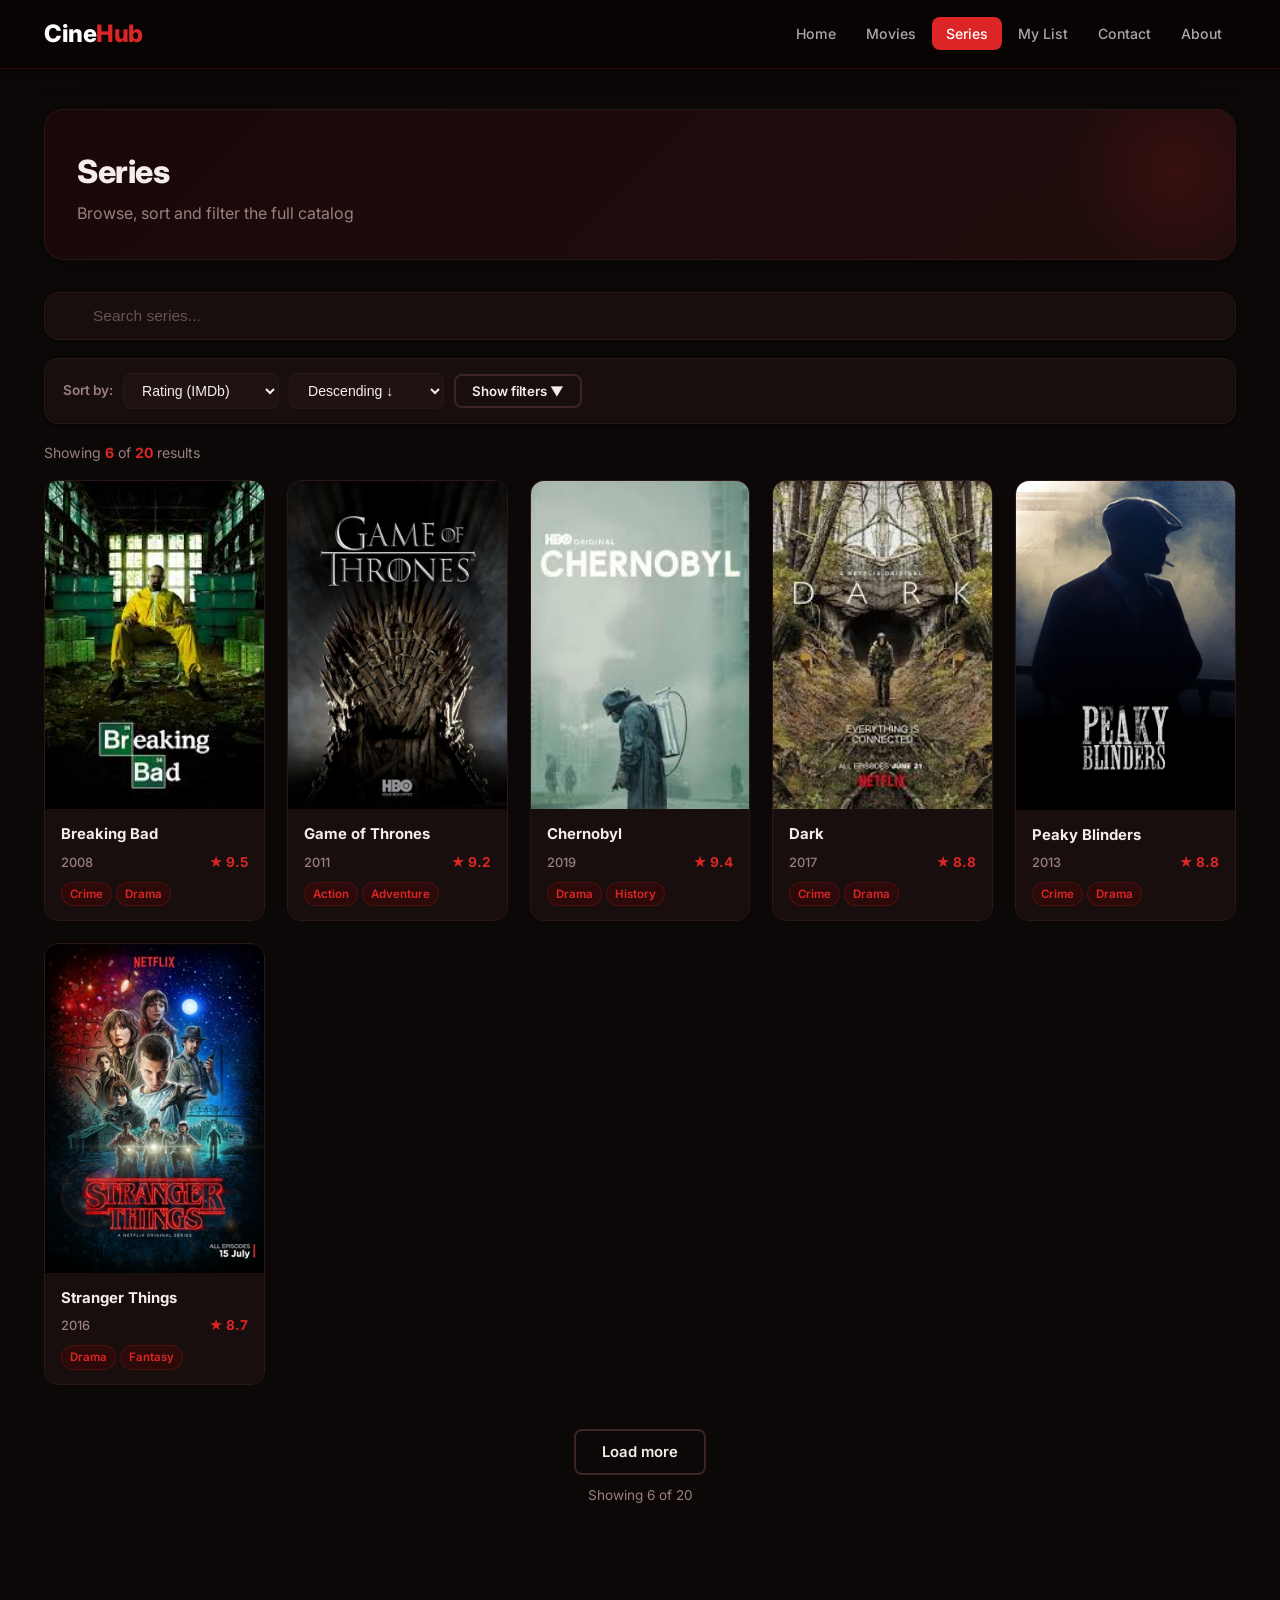
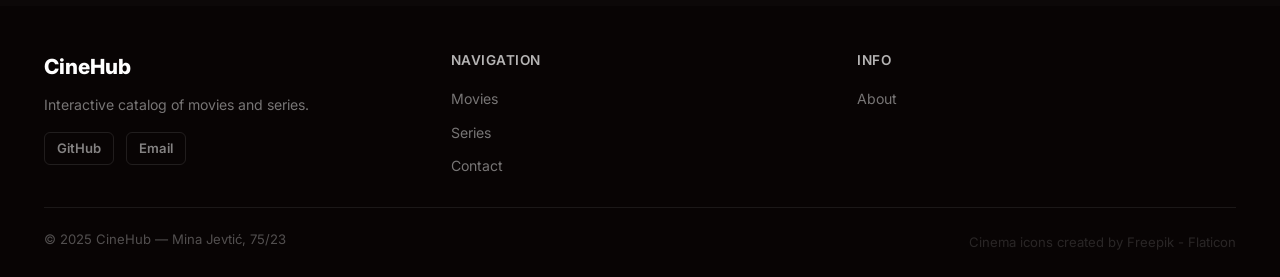
<file: series.html>
<!DOCTYPE html>
<html lang="en">
<head>
  <meta charset="UTF-8" />
  <meta name="viewport" content="width=device-width, initial-scale=1.0" />
  <title>Series – CineHub</title>
  <meta name="description" content="Browse, sort and filter the full TV series catalog on CineHub. Find series by genre and IMDb rating." />
  <meta name="keywords" content="series, TV series, top series, drama, thriller, fantasy, CineHub" />
  <meta name="author" content="Mina Jevtić" />
  <meta name="robots" content="index, follow" />

  <link rel="icon" type="image/png" href="favicon.png" />
  <link rel="stylesheet" href="css/style.css" />
</head>
<body>

  <nav class="navbar">
    <div class="nav-inner">
      <a href="index.html" class="nav-logo">Cine<span>Hub</span></a>
      <ul class="nav-links" id="navLinks">
        <li><a href="index.html">Home</a></li>
        <li><a href="movies.html">Movies</a></li>
        <li><a href="series.html">Series</a></li>
        <li><a href="favorites.html">My List<span class="nav-fav-badge" id="navFavBadge"></span></a></li>
        <li><a href="contact.html">Contact</a></li>
        <li><a href="about.html">About</a></li>
      </ul>
      <button class="nav-hamburger" id="navHamburger" aria-label="Open menu">&#9776;</button>
    </div>
  </nav>

  <main class="catalog-page">
    <div class="container">

      <div class="catalog-header">
        <h1>Series</h1>
        <p>Browse, sort and filter the full catalog</p>
      </div>

      <div class="search-bar">

        <input type="text" id="searchInput" placeholder="Search series...">

      </div>

      <div class="controls-row">
        <label for="sortField">Sort by:</label>
        <select class="select-control" id="sortField" aria-label="Sort field">
          <option value="rating">Rating (IMDb)</option>
          <option value="year">Year</option>
          <option value="title">Title (A–Z)</option>
          <option value="duration">Episode duration</option>
        </select>

        <select class="select-control" id="sortOrder" aria-label="Sort order">
          <option value="desc">Descending ↓</option>
          <option value="asc">Ascending ↑</option>
        </select>

        <button class="btn btn-outline btn-sm" id="filterToggleBtn">Show filters ▼</button>
      </div>

      <div class="filter-panel" id="filterPanel" aria-label="Filter panel">
        <div class="filter-grid">
          <div class="filter-group">
            <label>Genre</label>
            <div class="checkbox-list" id="genreFilterList">
            </div>
          </div>
          <div class="filter-group">
            <label>Min. rating (IMDb)</label>
            <input type="range" id="ratingMinFilter" min="0" max="10" step="0.5" value="0" aria-label="Minimum rating" />
            <span class="range-display">0</span>
          </div>

        </div>

        <div class="filter-actions">
          <button class="btn btn-primary btn-sm" id="applyFiltersBtn">Apply filters</button>
          <button class="btn btn-outline btn-sm" id="resetFiltersBtn">Reset</button>
        </div>
      </div>
      <p class="results-info" id="resultsInfo"></p>
      <div class="cards-grid" id="catalogGrid" role="list" aria-label="Series list"></div>
      <div class="load-more-wrapper">
        <button class="btn btn-outline" id="loadMoreBtn" style="display:none">Load more</button>
        <p class="load-more-info" id="loadMoreInfo"></p>
      </div>

    </div>
  </main>
  <div class="modal-backdrop" id="itemModal" role="dialog" aria-modal="true" aria-labelledby="modalTitle">
    <div class="modal">
      <div class="modal-header">
        <h3 class="modal-title" id="modalTitle">Details</h3>
        <button class="modal-close" id="modalClose" aria-label="Close">✕</button>
      </div>
      <div class="modal-body" id="modalBody"></div>
    </div>
  </div>
  <footer class="footer" role="contentinfo">
    <div class="container">
      <div class="footer-grid">
        <div class="footer-brand">
          <div class="footer-logo">CineHub</div>
          <p>Interactive catalog of movies and series.</p>
          <div class="footer-social">
            <a href="https://github.com/MinaJevtic7523" target="_blank" rel="noopener">GitHub</a>
            <a href="mailto:jevticm319@gmail.com">Email</a>
          </div>
        </div>
        <div class="footer-col">
          <h4>Navigation</h4>
          <ul>
            <li><a href="movies.html">Movies</a></li>
            <li><a href="series.html">Series</a></li>
            <li><a href="contact.html">Contact</a></li>
          </ul>
        </div>
        <div class="footer-col">
          <h4>Info</h4>
          <ul>
            <li><a href="about.html">About</a></li>
          </ul>
        </div>
      </div>
      <div class="footer-bottom">
        <p>© 2025 CineHub — Mina Jevtić, 75/23</p>
        <p class="footer-attr"><a href="https://www.flaticon.com/free-icons/cinema" title="cinema icons" target="_blank" rel="noopener">Cinema icons created by Freepik - Flaticon</a></p>
      </div>
    </div>
  </footer>

  <div id="toast-container" role="region" aria-live="polite"></div>
  <script src="js/jquery.min.js"></script>
  <script src="js/main.js"></script>
  <script src="js/catalog.js"></script>
  <script>
    $(document).ready(function () {
      initCatalogPage(DATA_URLS.series, 'series');
    });
  </script>
</body>
</html>
</file>
<file: css/style.css>
@import url('https://fonts.googleapis.com/css2?family=Inter:wght@400;500;600;700;800&display=swap');

:root {
  --color-bg: #0c0808;
  --color-bg-white: #180e0e;
  --color-bg-nav: #080404;
  --color-bg-footer: #080404;
  --color-bg-input: #1f1212;
  --color-accent: #dc2626;
  --color-accent-dark: #b91c1c;
  --color-accent-light: #2d0a0a;
  --color-accent2: #7f1d1d;
  --color-red: #ef4444;
  --color-text: #f5edec;
  --color-text-muted: #9a7f7f;
  --color-text-light: #6b5050;
  --color-border: #2a1818;
  --color-border2: #3d2424;
  --color-success: #16a34a;
  --color-error: #dc2626;
  --color-info: #dc2626;
  --color-warning: #d97706;
  --font-main: 'Inter', sans-serif;
  --border-radius: 8px;
  --border-radius-lg: 14px;
  --border-radius-xl: 20px;
  --shadow-sm: 0 1px 3px rgba(0, 0, 0, 0.4), 0 1px 2px rgba(0, 0, 0, 0.3);
  --shadow: 0 4px 16px rgba(0, 0, 0, 0.4), 0 2px 6px rgba(0, 0, 0, 0.3);
  --shadow-md: 0 8px 24px rgba(0, 0, 0, 0.5), 0 4px 8px rgba(0, 0, 0, 0.3);
  --shadow-hover: 0 12px 32px rgba(220, 38, 38, 0.25), 0 4px 12px rgba(0, 0, 0, 0.4);
  --transition: 0.2s ease;
}

*,
*::before,
*::after {
  box-sizing: border-box;
  margin: 0;
  padding: 0;
}

html {
  scroll-behavior: smooth;
}

body {
  background-color: var(--color-bg);
  color: var(--color-text);
  font-family: var(--font-main);
  font-size: 16px;
  line-height: 1.6;
  min-height: 100vh;
}

a {
  color: var(--color-accent);
  text-decoration: none;
  transition: color var(--transition);
}

a:hover {
  color: var(--color-accent-dark);
}

img {
  max-width: 100%;
  display: block;
}

ul {
  list-style: none;
}

button {
  cursor: pointer;
  font-family: var(--font-main);
}

.container {
  width: 100%;
  max-width: 1240px;
  margin: 0 auto;
  padding: 0 24px;
}

.navbar {
  background-color: var(--color-bg-nav);
  position: sticky;
  top: 0;
  z-index: 1000;
  box-shadow: 0 2px 16px rgba(0, 0, 0, 0.5);
  border-bottom: 1px solid rgba(220, 38, 38, 0.2);
}

.nav-inner {
  display: flex;
  align-items: center;
  justify-content: space-between;
  padding: 0 24px;
  height: 68px;
  max-width: 1240px;
  margin: 0 auto;
}

.nav-logo {
  font-size: 1.5rem;
  font-weight: 800;
  color: #ffffff;
  letter-spacing: -0.5px;
  display: flex;
  align-items: center;
  gap: 0;
  transition: opacity var(--transition);
}

.nav-logo:hover {
  opacity: 0.85;
  color: #ffffff;
}

.nav-logo span {
  color: var(--color-accent);
}


.nav-links {
  display: flex;
  gap: 2px;
  align-items: center;
}

.nav-links a {
  color: rgba(255, 255, 255, 0.65);
  padding: 8px 14px;
  border-radius: var(--border-radius);
  font-size: 0.88rem;
  font-weight: 500;
  transition: all var(--transition);
  position: relative;
}

.nav-links a::after {
  content: '';
  position: absolute;
  bottom: 2px;
  left: 14px;
  right: 14px;
  height: 2px;
  background: var(--color-accent);
  border-radius: 2px;
  transform: scaleX(0);
  transition: transform 0.2s ease;
}

.nav-links a:hover {
  color: #ffffff;
  background: rgba(220, 38, 38, 0.08);
}

.nav-links a:hover::after {
  transform: scaleX(1);
}

.nav-links a.active {
  color: #ffffff;
  background: var(--color-accent);
}

.nav-links a.active::after {
  display: none;
}

.nav-hamburger {
  display: none;
  flex-direction: column;
  justify-content: center;
  gap: 5px;
  background: none;
  border: none;
  padding: 6px;
  cursor: pointer;
  width: 36px;
  height: 36px;
  border-radius: 6px;
  color: #fff;
  font-size: 1.4rem;
  transition: background var(--transition);
}

.nav-hamburger:hover {
  background: rgba(255, 255, 255, 0.08);
}


.hero {
  background-image:
    linear-gradient(to bottom, rgba(0, 0, 0, 0.55) 0%, rgba(0, 0, 0, 0.80) 100%),
    url('../hero-bg.jpg');
  background-color: #0c0808;
  background-size: cover;
  background-position: center center;
  padding: 130px 24px 110px;
  text-align: center;
  position: relative;
  overflow: hidden;
}


.hero::before {
  content: '';
  position: absolute;
  top: -80px;
  left: 50%;
  transform: translateX(-50%);
  width: 600px;
  height: 600px;
  background: radial-gradient(circle, rgba(220, 38, 38, 0.22) 0%, transparent 65%);
  pointer-events: none;
}

.hero::after {
  content: '';
  position: absolute;
  bottom: 0;
  left: 0;
  right: 0;
  height: 4px;
  background: linear-gradient(90deg, var(--color-accent), var(--color-accent2));
}

.hero-eyebrow {
  display: inline-block;
  background: rgba(220, 38, 38, 0.15);
  border: 1px solid rgba(220, 38, 38, 0.35);
  color: #fca5a5;
  font-size: 0.78rem;
  font-weight: 600;
  letter-spacing: 1.5px;
  text-transform: uppercase;
  padding: 5px 14px;
  border-radius: 20px;
  margin-bottom: 20px;
}

.hero-title {
  font-size: clamp(2.2rem, 5vw, 3.6rem);
  font-weight: 800;
  color: #ffffff;
  margin-bottom: 16px;
  line-height: 1.15;
  letter-spacing: -1px;
}

.hero-title .gradient-text {
  background: linear-gradient(90deg, #f87171, #fb923c);
  -webkit-background-clip: text;
  -webkit-text-fill-color: transparent;
  background-clip: text;
}

.hero-subtitle {
  font-size: clamp(1rem, 2vw, 1.15rem);
  color: rgba(255, 255, 255, 0.6);
  max-width: 520px;
  margin: 0 auto 32px;
  line-height: 1.7;
}

.hero-buttons {
  display: flex;
  gap: 12px;
  justify-content: center;
  flex-wrap: wrap;
}

.hero-scroll {
  margin-top: 48px;
  display: flex;
  flex-direction: column;
  align-items: center;
  gap: 6px;
  color: rgba(255, 255, 255, 0.4);
  font-size: 0.75rem;
  letter-spacing: 1px;
  text-transform: uppercase;
}

.hero-scroll-arrow {
  width: 24px;
  height: 24px;
  border-right: 2px solid rgba(255, 255, 255, 0.35);
  border-bottom: 2px solid rgba(255, 255, 255, 0.35);
  transform: rotate(45deg);
  animation: scrollBounce 1.6s infinite;
}

@keyframes scrollBounce {

  0%,
  100% {
    transform: rotate(45deg) translateY(0);
    opacity: 0.5;
  }

  50% {
    transform: rotate(45deg) translateY(6px);
    opacity: 1;
  }
}


.features-grid {
  display: grid;
  grid-template-columns: repeat(3, 1fr);
  gap: 20px;
  margin-top: 8px;
}

.feature-card {
  background: var(--color-bg-white);
  border: 1px solid var(--color-border);
  border-radius: var(--border-radius-lg);
  padding: 28px 24px;
  text-align: center;
  transition: box-shadow 0.2s ease, transform 0.2s ease;
}

.feature-card:hover {
  box-shadow: var(--shadow-md);
  transform: translateY(-3px);
}

.feature-icon {
  font-size: 2.2rem;
  margin-bottom: 14px;
  display: block;
}

.feature-card h3 {
  font-size: 1.05rem;
  font-weight: 700;
  color: var(--color-text);
  margin-bottom: 8px;
}

.feature-card p {
  font-size: 0.88rem;
  color: var(--color-text-muted);
  line-height: 1.6;
}

@media (max-width: 640px) {
  .features-grid {
    grid-template-columns: 1fr;
  }
}

.btn {
  display: inline-flex;
  align-items: center;
  gap: 8px;
  padding: 12px 26px;
  border-radius: var(--border-radius);
  font-size: 0.93rem;
  font-weight: 600;
  border: 2px solid transparent;
  transition: all var(--transition);
  cursor: pointer;
  text-decoration: none;
}

.btn-primary {
  background: var(--color-accent);
  color: #fff;
  border-color: var(--color-accent);
}

.btn-primary:hover {
  background: var(--color-accent-dark);
  border-color: var(--color-accent-dark);
  color: #fff;
  transform: translateY(-2px);
  box-shadow: 0 6px 20px rgba(220, 38, 38, 0.4);
}

.btn-outline {
  background: transparent;
  color: var(--color-text);
  border-color: var(--color-border2);
}

.btn-outline:hover {
  border-color: var(--color-accent);
  color: var(--color-accent);
  background: var(--color-accent-light);
  transform: translateY(-1px);
}


.btn-sm {
  padding: 7px 16px;
  font-size: 0.83rem;
}


.section {
  padding: 64px 0;
}

.section-header {
  display: flex;
  align-items: flex-end;
  justify-content: space-between;
  margin-bottom: 36px;
  flex-wrap: wrap;
  gap: 12px;
}

.section-title {
  font-size: 1.75rem;
  font-weight: 800;
  color: var(--color-text);
  letter-spacing: -0.5px;
  position: relative;
  padding-bottom: 12px;
}

.section-title::after {
  content: '';
  position: absolute;
  bottom: 0;
  left: 0;
  width: 44px;
  height: 3px;
  background: var(--color-accent);
  border-radius: 2px;
}

.stats-bar {
  background: #110a0a;
  border-top: 1px solid var(--color-border);
  border-bottom: 1px solid var(--color-border);
  padding: 32px 0;
  box-shadow: var(--shadow-sm);
}

.stats-grid {
  display: grid;
  grid-template-columns: repeat(auto-fit, minmax(130px, 1fr));
  gap: 20px;
  text-align: center;
}

.stat-item .stat-number {
  font-size: 2.2rem;
  font-weight: 800;
  color: var(--color-accent);
  display: block;
  line-height: 1.1;
  margin-bottom: 4px;
}

.stat-item .stat-label {
  color: var(--color-text-muted);
  font-size: 0.85rem;
  font-weight: 500;
}

.cards-grid {
  display: grid;
  grid-template-columns: repeat(auto-fill, minmax(200px, 1fr));
  gap: 22px;
}

.spotlight-grid {
  display: grid;
  grid-template-columns: 1fr 1fr;
  gap: 28px;
}

.spotlight-card {
  display: flex;
  gap: 24px;
  background: var(--color-bg-white);
  border: 1px solid var(--color-border);
  border-radius: var(--border-radius-lg);
  overflow: hidden;
  padding: 24px;
  transition: box-shadow var(--transition);
}

.spotlight-card:hover {
  box-shadow: var(--shadow-hover);
}

.spotlight-img-wrap {
  flex-shrink: 0;
  width: 150px;
  height: 220px;
  border-radius: 10px;
  overflow: hidden;
  position: relative;
  background: #1f1212;
}

.spotlight-img {
  width: 100%;
  height: 100%;
  object-fit: cover;
}


.spotlight-info {
  flex: 1;
  display: flex;
  flex-direction: column;
  gap: 10px;
}

.spotlight-badge {
  font-size: 0.75rem;
  font-weight: 600;
  color: var(--color-accent);
  text-transform: uppercase;
  letter-spacing: 1px;
}

.spotlight-title {
  font-size: 1.25rem;
  font-weight: 700;
  color: var(--color-text);
  line-height: 1.3;
  margin: 0;
}

.spotlight-meta {
  display: flex;
  flex-wrap: wrap;
  gap: 8px;
}

.spotlight-meta span {
  font-size: 0.8rem;
  color: var(--color-text-muted);
  background: var(--color-bg);
  padding: 3px 10px;
  border-radius: 20px;
  border: 1px solid var(--color-border);
}

.spotlight-desc {
  font-size: 0.88rem;
  color: var(--color-text-muted);
  line-height: 1.6;
  flex: 1;
  margin: 0;
}

.spotlight-cast {
  display: flex;
  gap: 8px;
  flex-wrap: wrap;
}

.spotlight-cast span {
  font-size: 0.78rem;
  font-weight: 600;
  background: var(--color-accent-light);
  color: var(--color-accent);
  padding: 3px 10px;
  border-radius: 20px;
}

.home-cards-grid {
  display: grid;
  grid-template-columns: repeat(6, 1fr);
  gap: 18px;
}

.home-card {
  background: var(--color-bg-white);
  border: 1px solid var(--color-border);
  border-radius: var(--border-radius-lg);
  overflow: hidden;
  transition: all var(--transition);
  cursor: default;
}

.home-card:hover {
  box-shadow: var(--shadow-hover);
  transform: translateY(-3px);
}

.home-card-img-wrap {
  position: relative;
  aspect-ratio: 2/3;
  overflow: hidden;
}

.home-card-img-wrap img {
  width: 100%;
  height: 100%;
  object-fit: cover;
  display: block;
}

.author-avatar {
  width: 120px;
  height: 120px;
  border-radius: 50%;
  overflow: hidden;
  background: #ddd;
  display: flex;
  align-items: center;
  justify-content: center;
}

.author-avatar img {
  width: 100%;
  height: 100%;
  object-fit: cover;
}

.home-card-body {
  padding: 12px 14px;
}

.home-card-title {
  font-size: 0.85rem;
  font-weight: 700;
  color: var(--color-text);
  line-height: 1.3;
  margin-bottom: 4px;
  white-space: nowrap;
  overflow: hidden;
  text-overflow: ellipsis;
}

.home-card-meta {
  font-size: 0.75rem;
  color: var(--color-text-muted);
  margin-bottom: 6px;
}

.home-card-genres {
  display: flex;
  gap: 4px;
  flex-wrap: wrap;
}

@media (max-width: 1100px) {
  .home-cards-grid {
    grid-template-columns: repeat(3, 1fr);
  }

  .spotlight-grid {
    grid-template-columns: 1fr;
  }
}

@media (max-width: 600px) {
  .home-cards-grid {
    grid-template-columns: repeat(2, 1fr);
  }

  .spotlight-card {
    flex-direction: column;
  }

  .spotlight-img-wrap {
    width: 100%;
    height: 200px;
  }
}

.card {
  background: var(--color-bg-white);
  border: 1px solid var(--color-border);
  border-radius: var(--border-radius-lg);
  overflow: hidden;
  transition: all var(--transition);
  position: relative;
}

.card:hover {
  transform: translateY(-5px);
  box-shadow: var(--shadow-hover);
  border-color: rgba(220, 38, 38, 0.35);
}

.card-poster-wrapper {
  position: relative;
  overflow: hidden;
  aspect-ratio: 2/3;
  background: #1f1212;
}

.card-poster {
  width: 100%;
  height: 100%;
  object-fit: cover;
  transition: transform 0.35s ease;
  display: block;
}

.card:hover .card-poster {
  transform: scale(1.04);
}

.card-poster-overlay {
  position: absolute;
  inset: 0;
  background: rgba(0, 0, 0, 0.55);
  opacity: 0;
  transition: opacity var(--transition);
  display: flex;
  align-items: center;
  justify-content: center;
  gap: 8px;
  flex-wrap: wrap;
  padding: 12px;
}

.card:hover .card-poster-overlay {
  opacity: 1;
}


.card-poster-placeholder {
  position: absolute;
  inset: 0;
  display: flex;
  flex-direction: column;
  align-items: center;
  justify-content: center;
  padding: 20px 14px;
  text-align: center;
  gap: 10px;
}

.placeholder-initials {
  font-size: 3rem;
  font-weight: 800;
  color: rgba(255, 255, 255, 0.95);
  letter-spacing: 4px;
  line-height: 1;
  text-shadow: 0 2px 12px rgba(0, 0, 0, 0.3);
}

.card-poster-placeholder .poster-title {
  font-size: 0.7rem;
  font-weight: 600;
  color: rgba(255, 255, 255, 0.75);
  letter-spacing: 0.5px;
  line-height: 1.4;
  text-transform: uppercase;
}

.card-body {
  padding: 14px 16px;
}

.card-title {
  font-size: 0.93rem;
  font-weight: 700;
  color: var(--color-text);
  margin-bottom: 5px;
  white-space: nowrap;
  overflow: hidden;
  text-overflow: ellipsis;
}

.card-meta {
  display: flex;
  justify-content: space-between;
  align-items: center;
  margin-bottom: 8px;
}

.card-year {
  color: var(--color-text-muted);
  font-size: 0.8rem;
  font-weight: 500;
}

.card-rating {
  display: flex;
  align-items: center;
  gap: 3px;
  color: var(--color-accent);
  font-size: 0.85rem;
  font-weight: 700;
}

.card-genres {
  display: flex;
  flex-wrap: wrap;
  gap: 4px;
}

.genre-tag {
  background: var(--color-accent-light);
  color: var(--color-accent);
  border: 1px solid rgba(220, 38, 38, 0.2);
  padding: 2px 8px;
  border-radius: 20px;
  font-size: 0.72rem;
  font-weight: 600;
}

.btn-fav {
  background: rgba(255, 255, 255, 0.15);
  border: 1px solid rgba(255, 255, 255, 0.3);
  color: #fff;
  padding: 6px 12px;
  border-radius: var(--border-radius);
  font-size: 0.85rem;
  transition: all var(--transition);
  cursor: pointer;
  backdrop-filter: blur(4px);
}

.btn-fav:hover,
.btn-fav.active {
  background: rgba(239, 68, 68, 0.85);
  border-color: transparent;
  color: #fff;
}

.catalog-page {
  padding: 40px 0;
}

.catalog-header {
  background: linear-gradient(135deg, #1a0808 0%, #220d0d 100%);
  border: 1px solid var(--color-border);
  border-radius: var(--border-radius-xl);
  padding: 36px 32px 32px;
  margin-bottom: 32px;
  box-shadow: 0 4px 24px rgba(0, 0, 0, 0.3);
  position: relative;
  overflow: hidden;
}

.catalog-header::before {
  content: '';
  position: absolute;
  top: -40px;
  right: -40px;
  width: 200px;
  height: 200px;
  background: radial-gradient(circle, rgba(220, 38, 38, 0.12) 0%, transparent 70%);
  pointer-events: none;
}

.catalog-header h1 {
  font-size: 2rem;
  font-weight: 800;
  color: var(--color-text);
  letter-spacing: -0.5px;
  margin-bottom: 4px;
}

.catalog-header p {
  color: var(--color-text-muted);
}


.search-bar {
  position: relative;
  margin-bottom: 18px;
}

.search-bar input {
  width: 100%;
  padding: 14px 20px 14px 48px;
  background: var(--color-bg-white);
  border: 1.5px solid var(--color-border);
  border-radius: var(--border-radius-lg);
  color: var(--color-text);
  font-size: 0.97rem;
  transition: border-color var(--transition), box-shadow var(--transition);
  box-shadow: var(--shadow-sm);
}

.search-bar input::placeholder {
  color: var(--color-text-light);
}

.search-bar input:focus {
  outline: none;
  border-color: var(--color-accent);
  box-shadow: 0 0 0 3px rgba(220, 38, 38, 0.1);
}


.controls-row {
  display: flex;
  gap: 10px;
  margin-bottom: 18px;
  flex-wrap: wrap;
  align-items: center;
  background: var(--color-bg-white);
  border: 1px solid var(--color-border);
  border-radius: var(--border-radius-lg);
  padding: 14px 18px;
  box-shadow: var(--shadow-sm);
}

.controls-row label {
  color: var(--color-text-muted);
  font-size: 0.85rem;
  font-weight: 600;
  white-space: nowrap;
}

.select-control {
  background: var(--color-bg-input);
  border: 1.5px solid var(--color-border);
  color: var(--color-text);
  padding: 8px 14px;
  border-radius: var(--border-radius);
  font-size: 0.88rem;
  cursor: pointer;
  transition: border-color var(--transition);
  min-width: 155px;
}

.select-control:focus {
  outline: none;
  border-color: var(--color-accent);
}

.filter-panel {
  background: var(--color-bg-white);
  border: 1px solid var(--color-border);
  border-radius: var(--border-radius-lg);
  padding: 22px 24px;
  margin-bottom: 20px;
  display: none;
  box-shadow: var(--shadow-sm);
}

.filter-panel.open {
  display: block;
}

.filter-grid {
  display: grid;
  grid-template-columns: repeat(auto-fill, minmax(200px, 1fr));
  gap: 20px;
}

.filter-group label {
  display: block;
  color: var(--color-text-muted);
  font-size: 0.78rem;
  font-weight: 700;
  text-transform: uppercase;
  letter-spacing: 0.7px;
  margin-bottom: 8px;
}

.filter-group input[type="range"] {
  width: 100%;
  accent-color: var(--color-accent);
}

.filter-group .range-display {
  color: var(--color-accent);
  font-size: 0.88rem;
  font-weight: 700;
  margin-top: 4px;
  display: block;
}

.filter-group .checkbox-list {
  display: flex;
  flex-direction: column;
  gap: 7px;
  max-height: 160px;
  overflow-y: auto;
}

.filter-group .checkbox-list::-webkit-scrollbar {
  width: 4px;
}

.filter-group .checkbox-list::-webkit-scrollbar-track {
  background: var(--color-bg);
}

.filter-group .checkbox-list::-webkit-scrollbar-thumb {
  background: var(--color-border2);
  border-radius: 2px;
}

.checkbox-item {
  display: flex;
  align-items: center;
  gap: 8px;
  cursor: pointer;
  font-size: 0.88rem;
  color: var(--color-text-muted);
  transition: color var(--transition);
}

.checkbox-item:hover {
  color: var(--color-text);
}

.checkbox-item input[type="checkbox"] {
  accent-color: var(--color-accent);
  width: 15px;
  height: 15px;
  cursor: pointer;
}

.filter-actions {
  display: flex;
  gap: 10px;
  margin-top: 18px;
  padding-top: 16px;
  border-top: 1px solid var(--color-border);
  flex-wrap: wrap;
}

.results-info {
  color: var(--color-text-muted);
  font-size: 0.88rem;
  margin-bottom: 16px;
}

.results-info strong {
  color: var(--color-accent);
}

.no-results {
  text-align: center;
  padding: 60px 20px;
}

.no-results .no-results-icon {
  font-size: 3rem;
  margin-bottom: 14px;
  opacity: 0.4;
}

.no-results p {
  color: var(--color-text-muted);
}


.load-more-wrapper {
  text-align: center;
  margin-top: 44px;
}

.load-more-info {
  color: var(--color-text-muted);
  font-size: 0.85rem;
  margin-top: 10px;
}

.modal-backdrop {
  display: none;
  position: fixed;
  inset: 0;
  background: rgba(0, 0, 0, 0.55);
  backdrop-filter: blur(4px);
  z-index: 2000;
  align-items: center;
  justify-content: center;
  padding: 20px;
}

.modal-backdrop.open {
  display: flex;
}

.modal {
  background: var(--color-bg-white);
  border-radius: var(--border-radius-xl);
  width: 100%;
  max-width: 700px;
  max-height: 90vh;
  overflow-y: auto;
  animation: modalIn 0.25s cubic-bezier(0.34, 1.4, 0.64, 1);
  box-shadow: 0 20px 60px rgba(0, 0, 0, 0.2);
}

@keyframes modalIn {
  from {
    opacity: 0;
    transform: translateY(-16px) scale(0.96);
  }

  to {
    opacity: 1;
    transform: translateY(0) scale(1);
  }
}

.modal-header {
  display: flex;
  align-items: center;
  justify-content: space-between;
  padding: 20px 24px;
  border-bottom: 1px solid var(--color-border);
  background: var(--color-bg);
  border-radius: var(--border-radius-xl) var(--border-radius-xl) 0 0;
}

.modal-title {
  font-size: 1.1rem;
  font-weight: 700;
  color: var(--color-text);
}

.modal-close {
  background: var(--color-border);
  border: none;
  color: var(--color-text-muted);
  font-size: 1rem;
  line-height: 1;
  transition: all var(--transition);
  padding: 6px 10px;
  border-radius: var(--border-radius);
}

.modal-close:hover {
  background: var(--color-border2);
  color: var(--color-text);
}

.modal-body {
  padding: 24px;
}

.modal-movie {
  display: flex;
  gap: 24px;
  flex-wrap: wrap;
}

.modal-poster {
  width: 170px;
  flex-shrink: 0;
  border-radius: var(--border-radius-lg);
  overflow: hidden;
  box-shadow: var(--shadow-md);
  border: 1px solid var(--color-border);
}

.modal-poster img {
  width: 100%;
  height: 255px;
  object-fit: cover;
}

.modal-info {
  flex: 1;
  min-width: 220px;
}

.modal-info h2 {
  font-size: 1.3rem;
  font-weight: 800;
  color: var(--color-text);
  margin-bottom: 4px;
}


.modal-meta-row {
  display: flex;
  flex-wrap: wrap;
  gap: 7px;
  margin-bottom: 14px;
}

.modal-badge {
  padding: 4px 12px;
  border-radius: 20px;
  font-size: 0.78rem;
  font-weight: 600;
}

.badge-year {
  background: var(--color-accent-light);
  color: var(--color-accent);
}

.badge-lang {
  background: #2d1a1a;
  color: #f87171;
}

.badge-status {
  background: #dcfce7;
  color: #15803d;
}

.modal-description {
  color: var(--color-text-muted);
  font-size: 0.92rem;
  line-height: 1.75;
  margin-bottom: 14px;
}

.modal-detail-row {
  display: flex;
  gap: 8px;
  margin-bottom: 6px;
  font-size: 0.88rem;
}

.modal-detail-row .detail-label {
  color: var(--color-text-muted);
  min-width: 80px;
  font-weight: 500;
}

.modal-detail-row .detail-value {
  color: var(--color-text);
  font-weight: 600;
}

.modal-cast {
  margin-top: 16px;
}

.modal-cast h4 {
  color: var(--color-text-muted);
  font-size: 0.78rem;
  font-weight: 700;
  text-transform: uppercase;
  letter-spacing: 0.7px;
  margin-bottom: 8px;
}

.cast-list {
  display: flex;
  flex-wrap: wrap;
  gap: 8px;
}

.cast-item {
  background: var(--color-bg);
  border: 1px solid var(--color-border);
  border-radius: var(--border-radius);
  padding: 6px 12px;
  font-size: 0.83rem;
}

.cast-item .cast-name {
  color: var(--color-text);
  font-weight: 600;
}

.cast-item .cast-role {
  color: var(--color-text-muted);
  font-size: 0.77rem;
}

.form-page {
  padding: 60px 0;
}

.form-container {
  max-width: 700px;
  margin: 0 auto;
  background: var(--color-bg-white);
  border: 1px solid var(--color-border);
  border-radius: var(--border-radius-xl);
  padding: 44px;
  box-shadow: var(--shadow);
}

.form-container h1 {
  font-size: 1.75rem;
  font-weight: 800;
  color: var(--color-text);
  margin-bottom: 4px;
  letter-spacing: -0.3px;
}

.form-container .form-subtitle {
  color: var(--color-text-muted);
  margin-bottom: 32px;
}

.form-group {
  margin-bottom: 20px;
}

.form-group label {
  display: block;
  color: var(--color-text);
  font-size: 0.88rem;
  font-weight: 600;
  margin-bottom: 6px;
}

.form-group label .required {
  color: var(--color-error);
  margin-left: 3px;
}

.form-control {
  width: 100%;
  background: var(--color-bg-input);
  border: 1.5px solid var(--color-border);
  border-radius: var(--border-radius);
  color: var(--color-text);
  padding: 11px 16px;
  font-size: 0.97rem;
  font-family: var(--font-main);
  transition: border-color var(--transition), box-shadow var(--transition);
}

.form-control::placeholder {
  color: var(--color-text-light);
}

.form-control:focus {
  outline: none;
  border-color: var(--color-accent);
  box-shadow: 0 0 0 3px rgba(220, 38, 38, 0.1);
  background: var(--color-bg-white);
}

textarea.form-control {
  resize: vertical;
  min-height: 130px;
}

select.form-control {
  cursor: pointer;
}

.field-error {
  color: var(--color-error);
  font-size: 0.8rem;
  margin-top: 5px;
  display: none;
}

.field-error.visible {
  display: block;
}

.radio-group {
  display: flex;
  flex-wrap: wrap;
  gap: 12px;
  margin-top: 6px;
}

.radio-item,
.checkbox-single {
  display: flex;
  align-items: center;
  gap: 8px;
  cursor: pointer;
  color: var(--color-text-muted);
  font-size: 0.93rem;
  transition: color var(--transition);
}

.radio-item:hover,
.checkbox-single:hover {
  color: var(--color-text);
}

.radio-item input[type="radio"],
.checkbox-single input[type="checkbox"] {
  accent-color: var(--color-accent);
  width: 16px;
  height: 16px;
  cursor: pointer;
}


.submit-btn-wrapper {
  margin-top: 28px;
  text-align: right;
}


.about-page {
  padding: 60px 0;
}

.author-card {
  max-width: 580px;
  margin: 0 auto;
  background: var(--color-bg-white);
  border: 1px solid var(--color-border);
  border-radius: var(--border-radius-xl);
  padding: 44px 40px;
  text-align: center;
  box-shadow: var(--shadow);
}

.author-avatar {
  width: 200px;
  height: 200px;
  border-radius: 50%;
  margin: 0 auto 22px;
  border: 3px solid var(--color-accent);
  overflow: hidden;
  display: flex;
  align-items: center;
  justify-content: center;
  font-size: 3.5rem;
  background: var(--color-bg);
}

.author-name {
  font-size: 1.7rem;
  font-weight: 800;
  color: var(--color-text);
  margin-bottom: 4px;
  letter-spacing: -0.3px;
}

.author-index {
  color: var(--color-accent);
  font-size: 1rem;
  font-weight: 700;
  margin-bottom: 6px;
}

.doc-page {
  padding: 60px 0;
}

.doc-container {
  max-width: 900px;
  margin: 0 auto;
}

.doc-container h1 {
  font-size: 1.9rem;
  font-weight: 800;
  color: var(--color-text);
  margin-bottom: 4px;
  letter-spacing: -0.5px;
}

.doc-subtitle {
  color: var(--color-text-muted);
  margin-bottom: 36px;
}

.doc-section {
  background: var(--color-bg-white);
  border: 1px solid var(--color-border);
  border-radius: var(--border-radius-lg);
  padding: 26px 28px;
  margin-bottom: 18px;
  box-shadow: var(--shadow-sm);
}

.doc-section h2 {
  font-size: 1.1rem;
  font-weight: 700;
  color: var(--color-accent);
  margin-bottom: 14px;
  padding-bottom: 10px;
  border-bottom: 1px solid var(--color-border);
}

.doc-section h3 {
  font-size: 0.95rem;
  font-weight: 600;
  color: var(--color-text);
  margin-bottom: 6px;
  margin-top: 14px;
}

.doc-section p,
.doc-section li {
  color: var(--color-text-muted);
  font-size: 0.93rem;
  line-height: 1.75;
  margin-bottom: 5px;
}

.doc-section ul {
  list-style: disc;
  padding-left: 20px;
}

.doc-section code {
  background: var(--color-bg);
  color: var(--color-accent);
  padding: 2px 6px;
  border-radius: 4px;
  font-family: 'Courier New', monospace;
  font-size: 0.85rem;
  border: 1px solid var(--color-border);
}

.doc-table {
  width: 100%;
  border-collapse: collapse;
  margin-top: 10px;
  font-size: 0.88rem;
}

.doc-table th {
  background: var(--color-bg);
  color: var(--color-text);
  padding: 10px 14px;
  text-align: left;
  font-weight: 600;
  border: 1px solid var(--color-border);
}

.doc-table td {
  padding: 10px 14px;
  border: 1px solid var(--color-border);
  color: var(--color-text-muted);
  vertical-align: top;
}

.doc-table tr:nth-child(even) td {
  background: var(--color-bg);
}

#toast-container {
  position: fixed;
  bottom: 24px;
  right: 24px;
  z-index: 9999;
  display: flex;
  flex-direction: column;
  gap: 10px;
  pointer-events: none;
}

.toast {
  display: flex;
  align-items: center;
  gap: 10px;
  background: var(--color-bg-white);
  border: 1px solid var(--color-border);
  border-left: 3px solid var(--color-info);
  border-radius: var(--border-radius);
  padding: 13px 18px;
  min-width: 270px;
  max-width: 370px;
  box-shadow: var(--shadow-md);
  animation: toastIn 0.3s cubic-bezier(0.34, 1.4, 0.64, 1) forwards;
  pointer-events: all;
}

.toast.toast-success {
  border-left-color: var(--color-success);
}

.toast.toast-error {
  border-left-color: var(--color-error);
}

.toast.toast-warning {
  border-left-color: var(--color-warning);
}

.toast.toast-info {
  border-left-color: var(--color-info);
}

.toast.fadeOut {
  animation: toastOut 0.3s ease forwards;
}

@keyframes toastIn {
  from {
    opacity: 0;
    transform: translateX(100%);
  }

  to {
    opacity: 1;
    transform: translateX(0);
  }
}

@keyframes toastOut {
  from {
    opacity: 1;
    transform: translateX(0);
  }

  to {
    opacity: 0;
    transform: translateX(100%);
  }
}

.toast-icon {
  font-size: 1rem;
  flex-shrink: 0;
}

.toast-message {
  color: var(--color-text);
  font-size: 0.88rem;
  flex: 1;
}

.footer {
  background: var(--color-bg-footer);
  padding: 44px 0 24px;
  margin-top: 60px;
}

.footer-grid {
  display: grid;
  grid-template-columns: repeat(auto-fit, minmax(180px, 1fr));
  gap: 28px;
  margin-bottom: 28px;
}

.footer-brand .footer-logo {
  font-size: 1.3rem;
  font-weight: 800;
  color: #ffffff;
  margin-bottom: 10px;
  display: block;
}

.footer-brand p {
  color: rgba(255, 255, 255, 0.45);
  font-size: 0.88rem;
  line-height: 1.6;
}

.footer-col h4 {
  color: rgba(255, 255, 255, 0.7);
  font-size: 0.85rem;
  font-weight: 600;
  text-transform: uppercase;
  letter-spacing: 0.5px;
  margin-bottom: 14px;
}

.footer-col ul {
  display: flex;
  flex-direction: column;
  gap: 8px;
}

.footer-col ul a {
  color: rgba(255, 255, 255, 0.45);
  font-size: 0.88rem;
  transition: color var(--transition);
}

.footer-col ul a:hover {
  color: #ffffff;
}

.footer-bottom {
  border-top: 1px solid rgba(255, 255, 255, 0.08);
  padding-top: 18px;
  display: flex;
  justify-content: space-between;
  align-items: center;
  flex-wrap: wrap;
  gap: 8px;
}

.footer-bottom p {
  color: rgba(255, 255, 255, 0.3);
  font-size: 0.82rem;
}


.footer-social {
  display: flex;
  gap: 12px;
  margin-top: 16px;
  flex-wrap: wrap;
}

.footer-social a {
  font-size: 0.82rem;
  font-weight: 600;
  color: rgba(255, 255, 255, 0.5);
  padding: 5px 12px;
  border-radius: 6px;
  border: 1px solid rgba(255, 255, 255, 0.1);
  transition: all var(--transition);
}

.footer-social a:hover {
  background: var(--color-accent);
  border-color: var(--color-accent);
  color: #fff;
}

.scroll-top-btn {
  position: fixed;
  bottom: 28px;
  right: 28px;
  width: 42px;
  height: 42px;
  background: var(--color-accent);
  color: #fff;
  border: none;
  border-radius: 50%;
  font-size: 1.1rem;
  font-weight: 700;
  cursor: pointer;
  box-shadow: 0 4px 14px rgba(220, 38, 38, 0.4);
  opacity: 0;
  pointer-events: none;
  transition: opacity 0.3s ease, transform 0.3s ease, background var(--transition);
  z-index: 999;
  display: flex;
  align-items: center;
  justify-content: center;
}

.scroll-top-btn.visible {
  opacity: 1;
  pointer-events: auto;
}

.scroll-top-btn:hover {
  background: var(--color-accent-dark);
  transform: translateY(-2px);
}


.scroll-top-btn svg {
  width: 18px;
  height: 18px;
}

.loading-spinner {
  display: flex;
  flex-direction: column;
  align-items: center;
  justify-content: center;
  padding: 60px 20px;
  gap: 14px;
}

.spinner {
  width: 38px;
  height: 38px;
  border: 3px solid var(--color-border);
  border-top-color: var(--color-accent);
  border-radius: 50%;
  animation: spin 0.7s linear infinite;
}

@keyframes spin {
  to {
    transform: rotate(360deg);
  }
}

.loading-text {
  color: var(--color-text-muted);
  font-size: 0.9rem;
}

::-webkit-scrollbar {
  width: 7px;
  height: 7px;
}

::-webkit-scrollbar-track {
  background: var(--color-bg);
}

::-webkit-scrollbar-thumb {
  background: var(--color-border2);
  border-radius: 4px;
}

::-webkit-scrollbar-thumb:hover {
  background: #9ca3af;
}

@media (max-width: 900px) {
  .cards-grid {
    grid-template-columns: repeat(auto-fill, minmax(170px, 1fr));
  }

  .modal-movie {
    flex-direction: column;
  }

  .modal-poster {
    width: 100%;
    max-width: 180px;
    margin: 0 auto;
  }

}

@media (max-width: 700px) {
  .nav-links {
    display: none;
    position: absolute;
    top: 68px;
    left: 0;
    right: 0;
    background: var(--color-bg-nav);
    border-bottom: 1px solid rgba(255, 255, 255, 0.08);
    flex-direction: column;
    padding: 12px;
    gap: 2px;
  }

  .nav-links.open {
    display: flex;
  }

  .nav-hamburger {
    display: flex;
  }

  .hero {
    padding: 55px 20px 48px;
  }

  .hero-buttons {
    flex-direction: column;
    align-items: center;
  }

  .section-header {
    flex-direction: column;
    align-items: flex-start;
  }

  .controls-row {
    flex-direction: column;
    align-items: flex-start;
  }

  .select-control {
    width: 100%;
    min-width: unset;
  }

  .form-container {
    padding: 26px 20px;
  }

  .author-card {
    padding: 30px 20px;
  }

  #toast-container {
    left: 12px;
    right: 12px;
    bottom: 12px;
  }

  .toast {
    min-width: unset;
    max-width: 100%;
  }

  .stats-grid {
    grid-template-columns: repeat(2, 1fr);
  }

  .catalog-header {
    padding: 24px 0 20px;
  }
}

@media (max-width: 480px) {
  .cards-grid {
    grid-template-columns: repeat(auto-fill, minmax(145px, 1fr));
    gap: 12px;
  }

  .card-body {
    padding: 10px 12px;
  }

  .card-title {
    font-size: 0.83rem;
  }
}

.nav-fav-badge {
  display: inline-flex;
  align-items: center;
  justify-content: center;
  background: var(--color-accent);
  color: #fff;
  font-size: 0.65rem;
  font-weight: 700;
  min-width: 18px;
  height: 18px;
  border-radius: 999px;
  padding: 0 5px;
  margin-left: 5px;
  line-height: 1;
  vertical-align: middle;
  display: none;
}

.nav-fav-badge.visible {
  display: inline-flex;
}

.favorites-page {
  min-height: 70vh;
  padding: 48px 0 80px;
}

.fav-page-header {
  display: flex;
  align-items: flex-end;
  justify-content: space-between;
  gap: 16px;
  margin-bottom: 40px;
  flex-wrap: wrap;
}

.fav-page-header h1 {
  font-size: 2rem;
  font-weight: 800;
  color: var(--color-text);
  display: flex;
  align-items: center;
  gap: 10px;
}

.fav-page-header h1 .fav-heart {
  color: var(--color-red);
}

.fav-page-header p {
  color: var(--color-text-muted);
  font-size: 0.95rem;
  margin-top: 4px;
}

.fav-section {
  margin-bottom: 52px;
}

.fav-section-title {
  display: flex;
  align-items: center;
  gap: 12px;
  margin-bottom: 20px;
  padding-bottom: 12px;
  border-bottom: 2px solid var(--color-border);
}

.fav-section-title h2 {
  font-size: 1.25rem;
  font-weight: 700;
  color: var(--color-text);
}

.fav-section-count {
  background: var(--color-accent-light);
  color: var(--color-accent);
  font-size: 0.78rem;
  font-weight: 700;
  padding: 2px 9px;
  border-radius: 999px;
}


.fav-empty {
  text-align: center;
  padding: 80px 24px;
}

.fav-empty-icon {
  color: var(--color-border2);
  margin-bottom: 20px;
}

.fav-empty h3 {
  font-size: 1.4rem;
  font-weight: 700;
  color: var(--color-text);
  margin-bottom: 10px;
}

.fav-empty p {
  color: var(--color-text-muted);
  font-size: 0.95rem;
  max-width: 380px;
  margin: 0 auto 28px;
  line-height: 1.7;
}

.fav-empty-btns {
  display: flex;
  gap: 12px;
  justify-content: center;
  flex-wrap: wrap;
}

.confirm-backdrop {
  display: none;
  position: fixed;
  inset: 0;
  background: rgba(0, 0, 0, 0.55);
  backdrop-filter: blur(4px);
  z-index: 3000;
  align-items: center;
  justify-content: center;
  padding: 20px;
}

.confirm-backdrop.open {
  display: flex;
}

.confirm-box {
  background: var(--color-bg-white);
  border-radius: var(--border-radius-xl);
  padding: 32px 28px 24px;
  max-width: 380px;
  width: 100%;
  text-align: center;
  box-shadow: 0 20px 60px rgba(0, 0, 0, 0.5);
}

.confirm-box p {
  font-size: 1.05rem;
  color: var(--color-text);
  margin-bottom: 24px;
  line-height: 1.5;
}

.confirm-btns {
  display: flex;
  gap: 12px;
  justify-content: center;
}


@media (max-width: 700px) {
  .fav-page-header {
    flex-direction: column;
    align-items: flex-start;
  }

  .fav-empty {
    padding: 48px 16px;
  }
}
.footer-attr {
  margin-top: 6px;
  font-size: 0.72rem;
  opacity: 0.45;
}
.footer-attr a {
  color: inherit;
  text-decoration: none;
}
.footer-attr a:hover {
  opacity: 1;
  text-decoration: underline;
}
</file>
